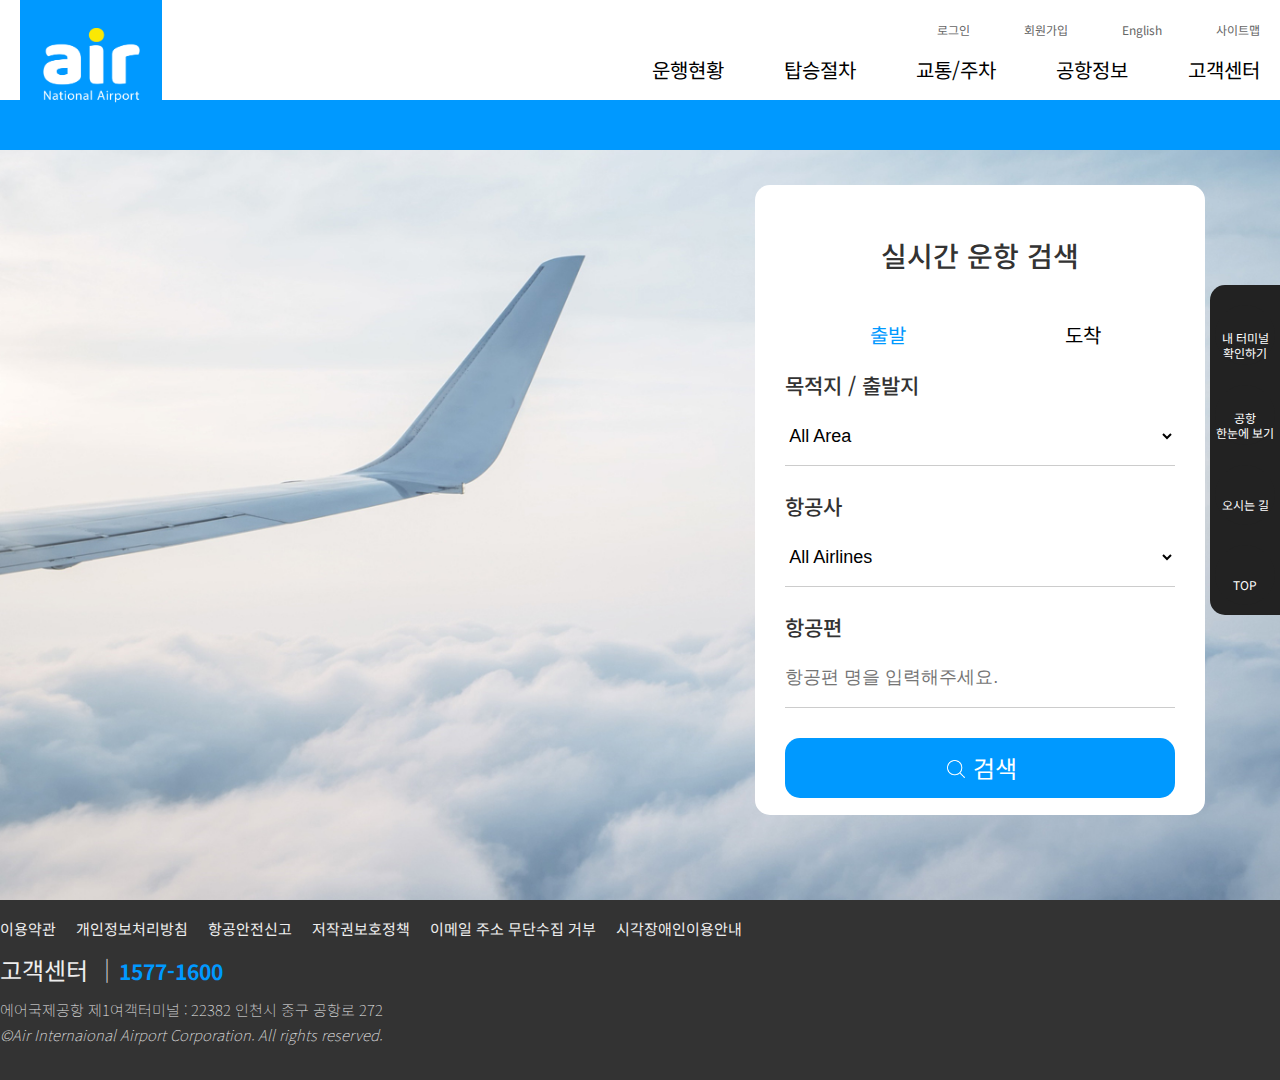
<file: index.html>
<!doctype html>
<html lang="ko">
<head>
    <meta charset="UTF-8">
    <meta http-equiv="X-UA-Compatible" content="IE=edge" />
    <meta name="viewport" content="width=device-width, initial-scale=1.0">
    <meta name="author" content="Air National Airport" />
    <meta name="apple-mobile-web-app-title" content="Air National Airport" />
    <title>Air National Airport</title>
    <meta name="description" content="Air National Airport" />
    <link href="favicon.ico" rel="shortcut icon" type="image/x-icon" />
    <link rel="stylesheet" href="https://use.fontawesome.com/releases/v5.8.1/css/all.css" integrity="sha384-50oBUHEmvpQ+1lW4y57PTFmhCaXp0ML5d60M1M7uH2+nqUivzIebhndOJK28anvf" crossorigin="anonymous">
    <link href="https://fonts.googleapis.com/css?family=Noto+Sans+KR:100,300,400,500,700,900" rel="stylesheet">
    <link rel="stylesheet" href="https://cdnjs.cloudflare.com/ajax/libs/animate.css/3.7.0/animate.min.css">
    <link rel="stylesheet" href="css/reset.css">
    <link rel="stylesheet" href="plugin/swiper-4.5.0/swiper-4.5.0/dist/css/swiper.min.css">
    <link rel="stylesheet" href="css/header-footer-index.css">
    <link rel="stylesheet" href="css/index-mobile.css">

    <script src="https://code.jquery.com/jquery-3.4.0.min.js" integrity="sha256-BJeo0qm959uMBGb65z40ejJYGSgR7REI4+CW1fNKwOg=" crossorigin="anonymous"></script>
    <script src="plugin/swiper-4.5.0/swiper-4.5.0/dist/js/swiper.min.js"></script>
    <script src="js/header-mobile.js"></script>
    <script src="js/index.js"></script>
    <script src="js/slider.js"></script>

</head>

<body>
    <div id="wrap">

        <header>
            <div class="inner-header">
                <h1 class="logo"><a href="index.html">Air National Airport</a></h1>

                <!--트리거버튼-->
                <a href="#" class="nav-bar">
                    <span class="item"></span>
                    <span class="item"></span>
                    <span class="item"></span>
                </a>

                <nav id="nav">
                    <div class="tnb">
                        <a href="index.html"><span>home</span></a>
                        <a href="#">로그인</a>
                        <a href="#">회원가입</a>
                        <a href="#">English</a>
                        <a href="#">사이트맵</a>
                    </div>
                    <div class="gnb">
                        <ul class="gnb-list">
                            <li class="menu-on"><a href="#">운행현황</a>
                                <div class="sub-menu">
                                    <ol class="clear">
                                        <li><a href="realtime-flight.html">실시간 운행현황</a></li>
                                        <li><a href="#">정기 운항 스케줄</a></li>
                                    </ol>
                                </div>
                                <!--//.sub-menu-->
                            </li>
                            <li><a href="process.html">탑승절차</a></li>
                            <li><a href="#">교통/주차</a></li>
                            <li><a href="airport-info.html">공항정보</a></li>
                            <li class="menu-on"><a href="#">고객센터</a>
                                <div class="sub-menu service">
                                    <ol class="clear">
                                        <li><a href="#">자주하는 질문</a></li>
                                        <li><a href="#">상담/문의</a></li>
                                        <li><a href="#">유실물찾기</a></li>
                                        <li><a href="#">전화번호안내</a></li>
                                    </ol>
                                </div>
                                <!--//.sub-menu-->
                            </li>
                        </ul>
                    </div>
                    <!--//.gnb-mobile-->

                    <div class="gnb-web">
                        <ul class="gnb-web-list">
                            <li class="web-menu-on"><a href="realtime-flight.html">운행현황</a>
                                <div class="web-sub-menu time-list">
                                    <ol class="clear">
                                        <li><a href="realtime-flight.html">실시간 운행현황</a></li>
                                        <li><a href="#">정기 운항 스케줄</a></li>
                                    </ol>
                                </div>
                                <!--//.sub-menu-->
                            </li>
                            <li><a href="process.html">탑승절차</a></li>
                            <li><a href="#">교통/주차</a></li>
                            <li><a href="airport-info.html">공항정보</a></li>
                            <li class="web-menu-on"><a href="#">고객센터</a>
                                <div class="web-sub-menu web-service">
                                    <ol class="clear">
                                        <li><a href="#">자주하는 질문</a></li>
                                        <li><a href="#">상담/문의</a></li>
                                        <li><a href="#">유실물찾기</a></li>
                                        <li><a href="#">전화번호안내</a></li>
                                    </ol>
                                </div>
                                <!--//.sub-menu-->
                            </li>
                        </ul>
                    </div>
                    <!--//gnb-web-->

                </nav>
                <!--//nav-->
            </div>
            <div class="header-bottom"></div>
        </header>
        <!--//header-->


        <main class="clear">
            <section class="main-slider">
                <!-- Swiper -->
                <div class="swiper-container">
                    <div class="swiper-wrapper">
                        <div class="swiper-slide">
                           <div class="title">
                            <h2>Air National Airport</h2>
                            <p>당신의 여행이 시작되는 곳</p>
                        </div>

                            <div class="slide-img img-1">
                            </div>
                        </div>
                        <div class="swiper-slide">
                           <div class="title">
                            <h2>Air National Airport</h2>
                            <p>친절한 공항, 다시 찾고 싶은 공항</p>
                        </div>

                            <div class="slide-img img-2">
                            </div>
                        </div>
                        <div class="swiper-slide">
                           <div class="title">
                            <h2>Air National Airport</h2>
                            <p>여행의 설렘을 에어국제공항과 함께</p>
                        </div>

                            <div class="slide-img img-3">
                            </div>
                        </div>
                    </div>
                    <!-- Add Pagination -->
                    <div class="swiper-pagination"></div>
                </div>
                <!--//slider-->
            </section>
            <section id="search">
                <div class="main-search">
                    <div class="main-search-inner">
                        <h2 class="main-search-title">실시간 운항 검색</h2>
                        <div class="main-search-flight">
                            <div class="flight-btn clear">
                                <a href="#" class="start select"><i class="fas fa-plane-departure"></i><span>출발</span></a>
                                <a href="#" class="arrival"><i class="fas fa-plane-arrival"></i><span>도착</span></a>
                            </div>
                            <!--//.flight-btn-->

                            <div class="flight-form">
                                <div class="child form-to">
                                    <h3>목적지 / 출발지</h3>
                                    <select>
                                        <option value="0">All Area</option>
                                        <option value="1">국내</option>
                                        <option value="2">중국</option>
                                        <option value="3">동남아</option>
                                        <option value="4">미주</option>
                                        <option value="5">유럽</option>
                                        <option value="6">대양주</option>
                                    </select>
                                </div>
                                <div class="child airline">
                                    <h3>항공사</h3>
                                    <select>
                                        <option value="0">All Airlines</option>
                                        <option value="1">대한항공</option>
                                        <option value="2">싱가포르항공</option>
                                        <option value="3">에어프랑스</option>
                                        <option value="4">아시아나항공</option>
                                        <option value="5">중국남방항공</option>
                                        <option value="6">카타르항공</option>
                                        <option value="7">터키항공</option>
                                    </select>
                                </div>
                                <div class="child airline-num">
                                    <h3>항공편</h3>
                                    <input type="text" placeholder="항공편 명을 입력해주세요.">
                                </div>
                            </div>
                            <!--//.flight-form-->

                            <div class="flight-result-btn">
                                <a href="#">검색</a>
                            </div>
                            <!--//.flight-result-btn-->

                            <div class="result-img">
                                <a href="#" class="rst-close"></a>
                            </div>

                        </div>
                        <!--//.main-search-flight-->

                    </div>
                    <!--//.main-search-inner-->
                </div>
                <!--//.main-search-->
            </section>
        </main>
        <!--//main-->


        <footer>
            <div class="inner-footer">
                <ul class="lnb clear">
                    <li><a href="#">이용약관</a></li>
                    <li><a href="#">개인정보처리방침</a></li>
                    <li><a href="#">항공안전신고</a></li>
                    <li><a href="#">저작권보호정책</a></li>
                    <li><a href="#">이메일 주소 무단수집 거부</a></li>
                    <li><a href="#">시각장애인이용안내</a></li>
                </ul>
                <div class="inner-info">
                    <p class="cs">
                        고객센터 <span>│</span><span>1577-1600</span>
                    </p>

                    <div class="info-copy">
                        <address>에어국제공항 제1여객터미널 : 22382 인천시 중구 공항로 272</address>
                        <p>&copy;Air Internaional Airport Corporation. All rights reserved.</p>
                    </div>
                </div>
           
            </div>
            <!--//.inner-footer-->
        </footer>



        <aside id="quick">
            <ul class="quick-menu-list">
                <li class="quick-menu-list-item">
                    <a href="#" class="quick-menu-list-link my-terminal">
                        <span>내 터미널<br>확인하기</span>
                    </a>
                </li>
                <li class="quick-menu-list-item">
                    <a href="#" class="quick-menu-list-link view-airport">
                        <span>공항<br>한눈에 보기</span>
                    </a>
                </li>
                <li class="quick-menu-list-item">
                    <a href="#" class="quick-menu-list-link road-map">
                        <span>오시는 길</span>
                    </a>
                </li>
                <li class="quick-menu-list-item">
                    <a href="#" class="quick-menu-list-link top">
                        <span>TOP</span>
                    </a>
                </li>
            </ul>
            <a href="#" class="quick-btn"><span>닫기</span></a>
            
        </aside>
        <!--//aside#quick-->

        <div class="modal">
            <div class="inner-modal modal-my-terminal">
                <div class="close">
                    <a href="#">닫기</a>
                </div>
                <p class="m-title">check your terminal</p>
                <form>
                    <input type="text" placeholder="항공편명을 입력하세요." class="m-input">
                    <a href="#" class="submit">확인</a>
                </form>
                <p class="desc">항공편명을 입력하시면 이용하실 터미널을 알려드립니다.</p>
            </div>

            <div class="inner-modal modal-view-airport">
                <div class="close">
                    <a href="#">닫기</a>
                </div>
                <div class="inner-modal-content"></div>
            </div>
            <div class="inner-modal modal-road-map">
                <div class="close">
                    <a href="#">닫기</a>
                </div>
                <div class="inner-modal-content"></div>
            </div>

            <div class="modal-close-bg"></div>

        </div>
        <!--.modal-->

    </div>
    <!--//#wrap-->

</body></html>






































































<!---->
</file>
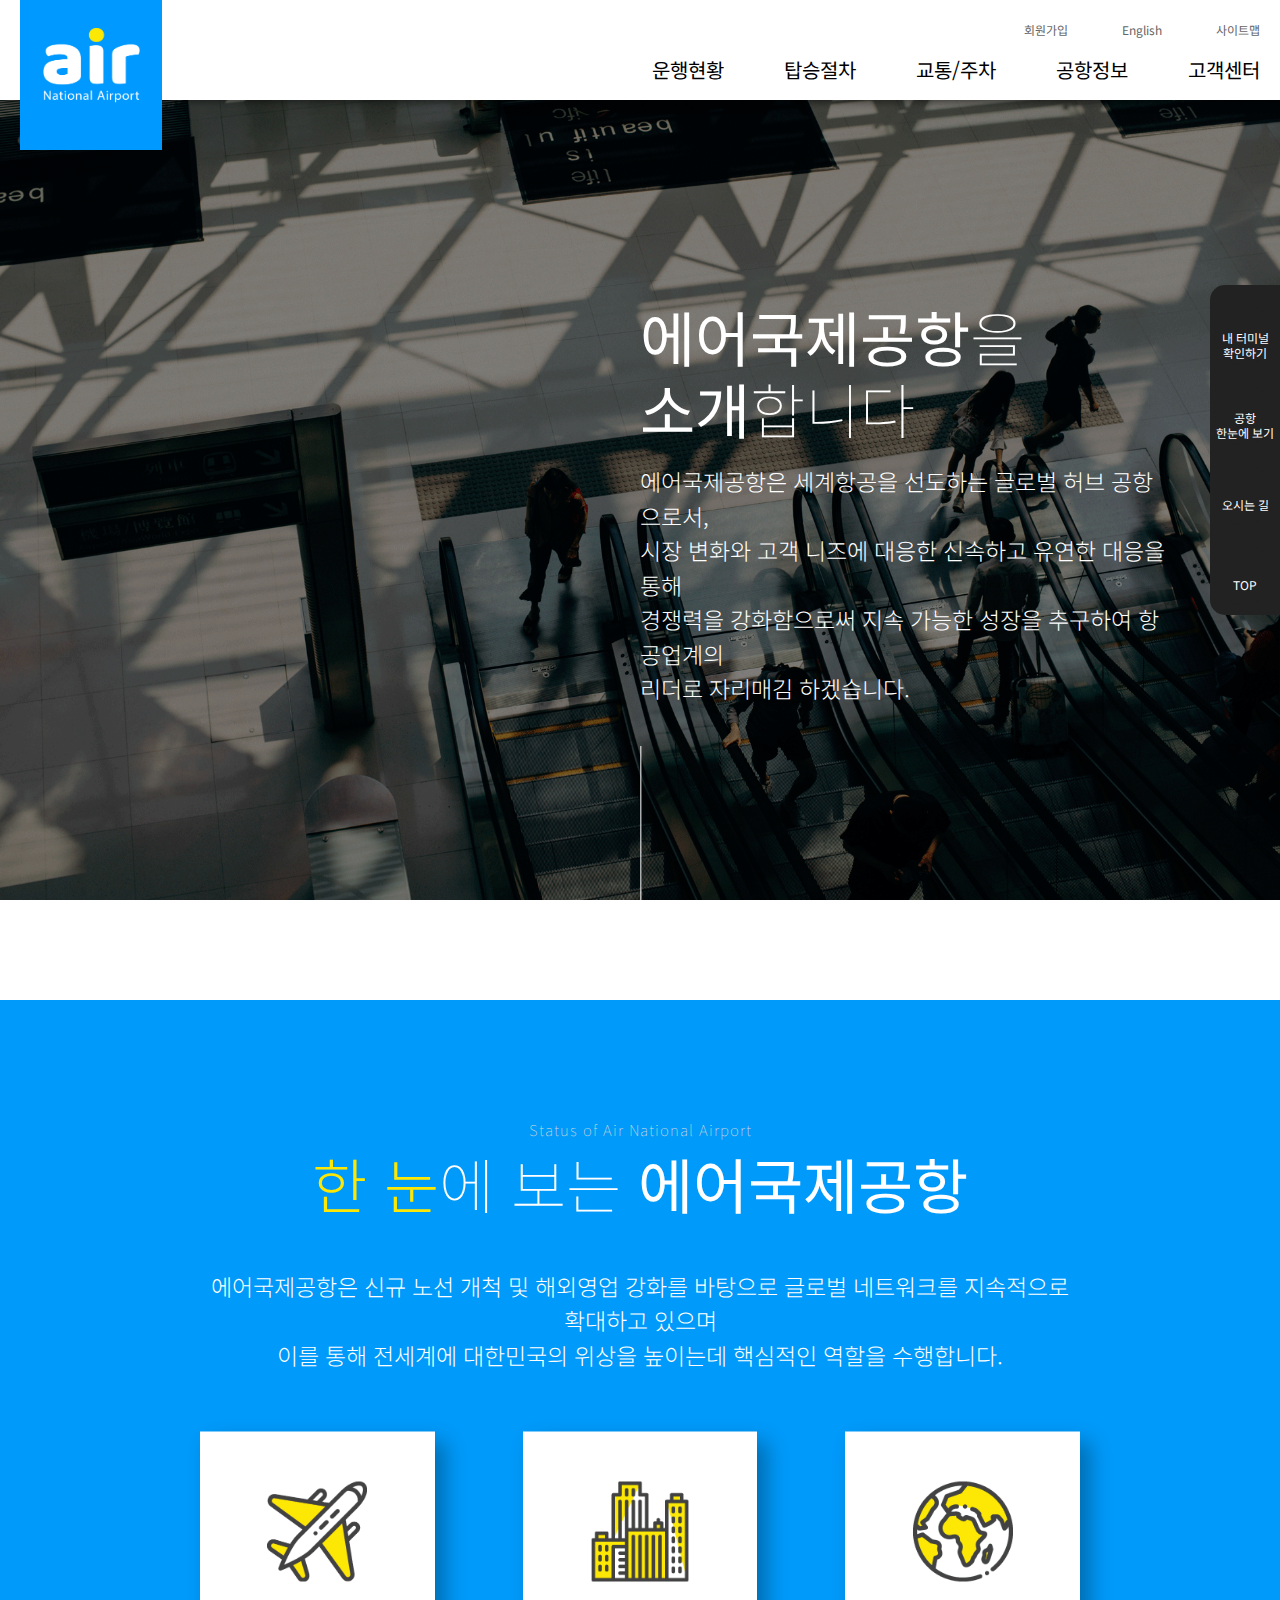
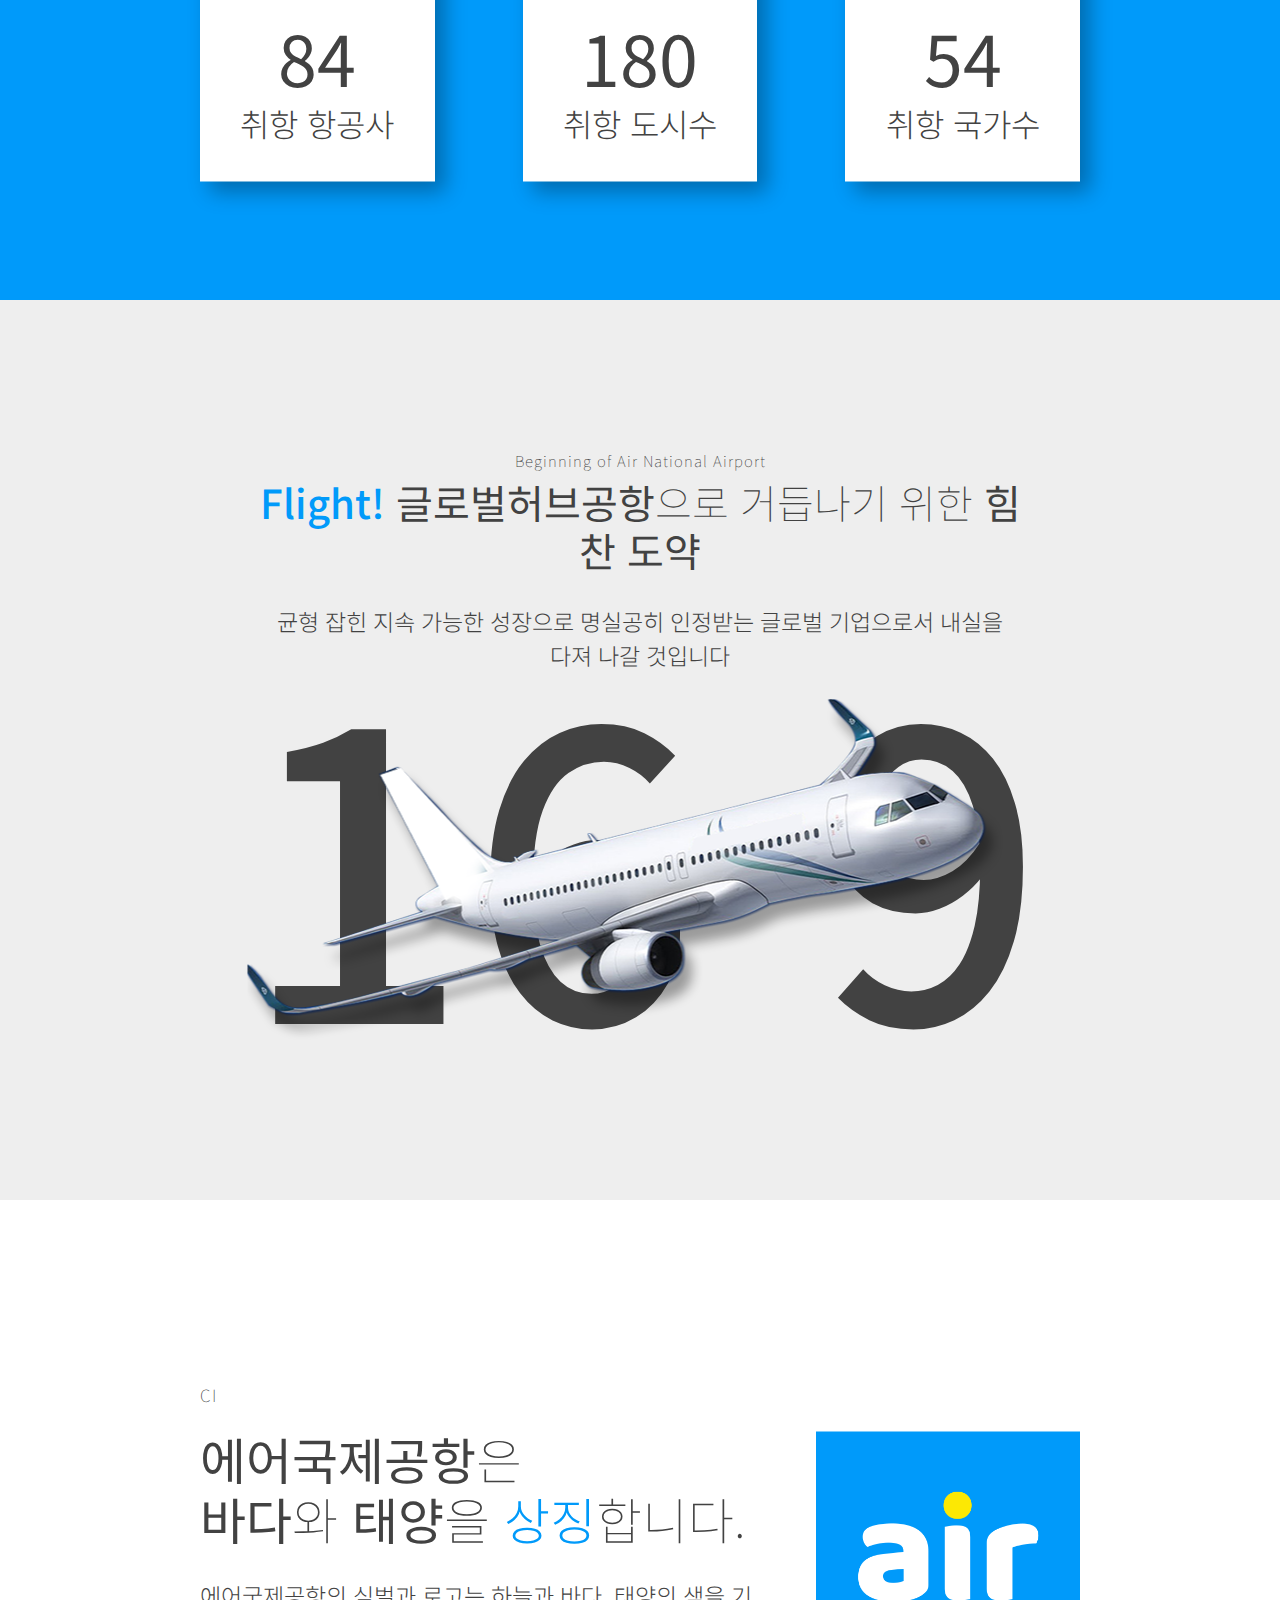
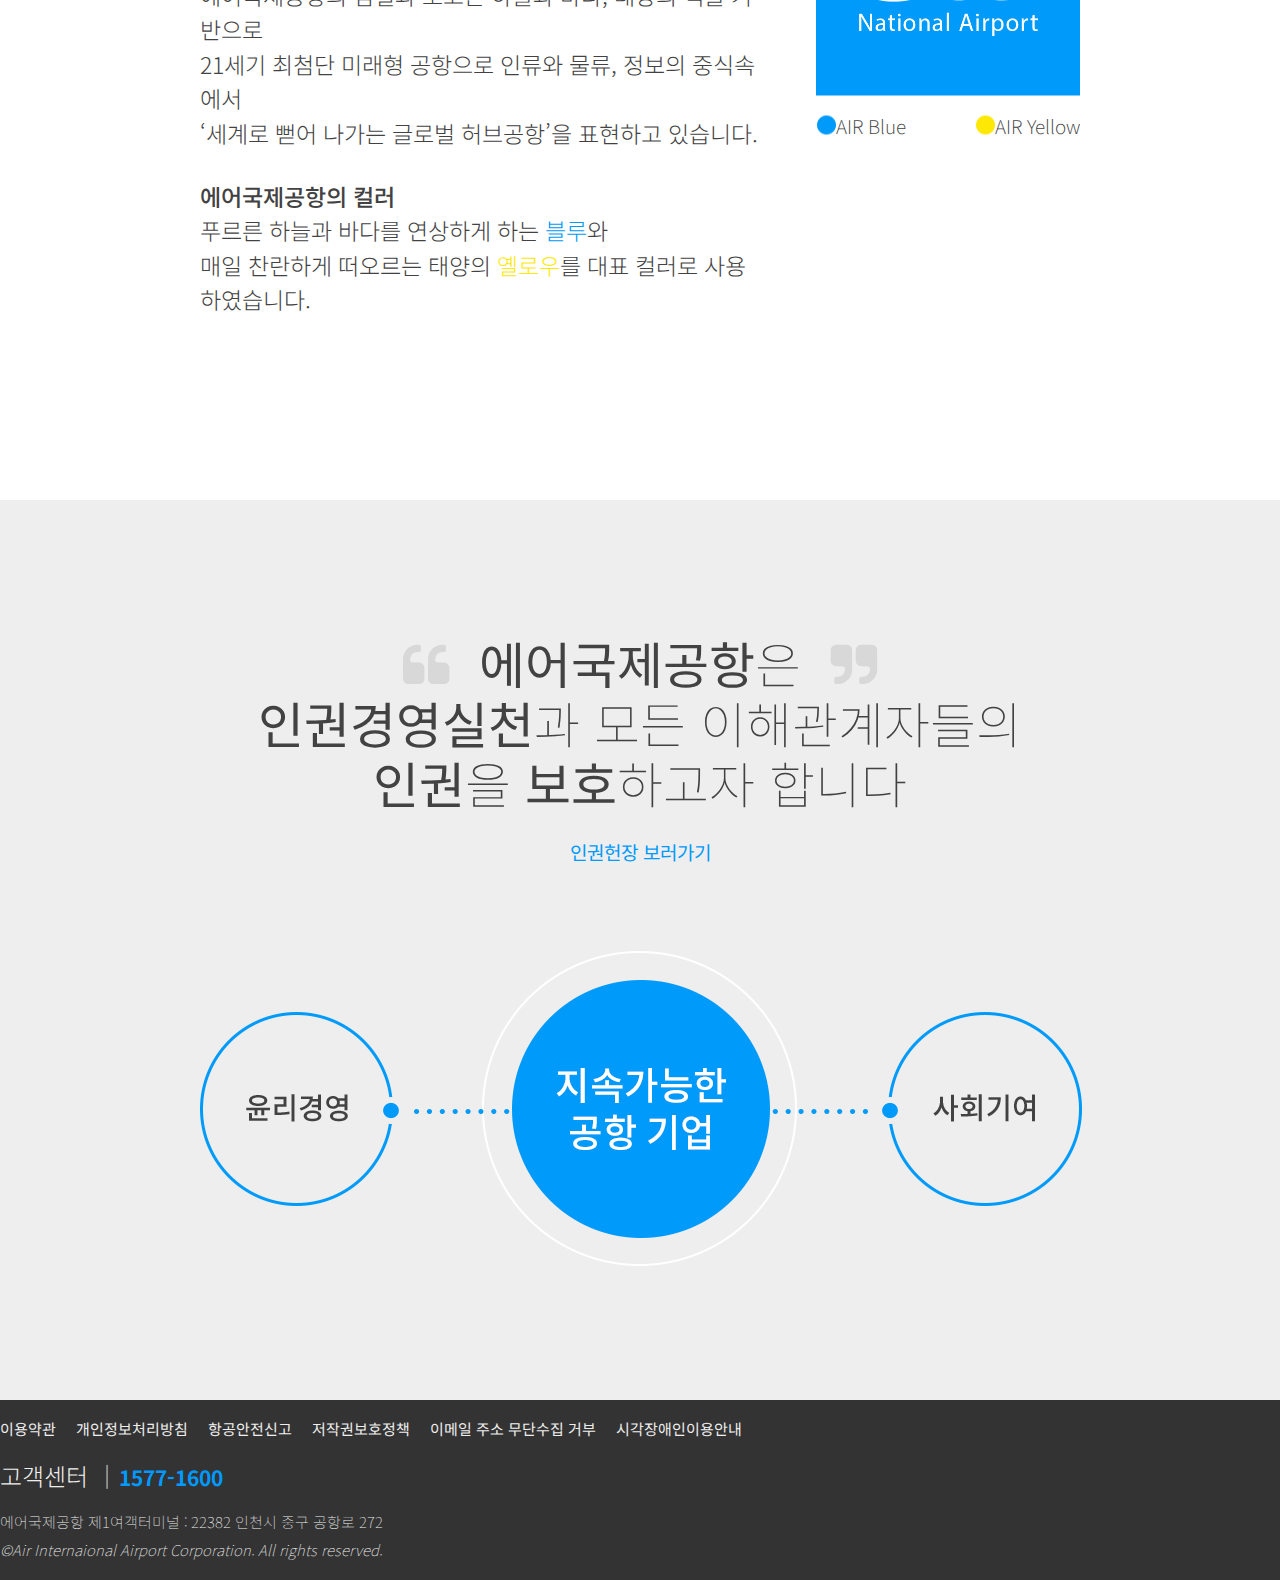
<file: airport-info.html>
<!DOCTYPE html>
<html lang="ko">

<head>
	<meta charset="UTF-8">
	<meta http-equiv="X-UA-Compatible" content="IE=edge" />
    	<meta name="viewport" content="width=device-width, initial-scale=1.0">
    	<meta name="author" content="Air National Airport" />
    	<meta name="apple-mobile-web-app-title" content="Air National Airport" />
    	<title>Air National Airport</title>
    	<meta name="description" content="Air National Airport" />
    	<link href="favicon.ico" rel="shortcut icon" type="image/x-icon" />
	<link rel="stylesheet" href="https://use.fontawesome.com/releases/v5.8.1/css/all.css" integrity="sha384-50oBUHEmvpQ+1lW4y57PTFmhCaXp0ML5d60M1M7uH2+nqUivzIebhndOJK28anvf" crossorigin="anonymous">
	<link rel="stylesheet" href="css/font-awesome.min.css">
	<link href="https://fonts.googleapis.com/css?family=Noto+Sans+KR:100,300,400,500,700,900" rel="stylesheet">
	<link rel="stylesheet" href="css/reset.css">
	<link rel="stylesheet" href="css/header-footer-index.css">
	<link rel="stylesheet" href="css/airport-info.css">

	<script src="https://code.jquery.com/jquery-3.4.0.min.js"></script>
	<script src="js/jquery-ui.min.js"></script>
	<script src="js/header-mobile.js"></script>
	<script src="js/airport-info.js"></script>
</head>

<body>
	<div id="wrap">
		<!--header-->
		<header>
            <div class="inner-header">
               <h1 class="logo"><a href="index.html">Air National Airport</a></h1>
                
                <!--트리거버튼-->
                <a href="#" class="nav-bar">
                    <span class="item"></span>
                    <span class="item"></span>
                    <span class="item"></span>
                </a>
                
                <nav id="nav">
                    <div class="tnb">
                        <a href="#">로그인</a>
                        <a href="#">회원가입</a>
                        <a href="#">English</a>
                        <a href="#">사이트맵</a>
                    </div>
                    <div class="gnb">
                        <ul class="gnb-list">
                            <li class="menu-on"><a href="#">운행현황</a>
                                <div class="sub-menu">
                                    <ol class="clear">
                                        <li><a href="realtime-flight.html">실시간 운행현황</a></li>
                                        <li><a href="#">정기 운항 스케줄</a></li>
                                    </ol>
                                </div>
                                <!--//.sub-menu-->
                            </li>
                            <li><a href="process.html">탑승절차</a></li>
                            <li><a href="#">교통/주차</a></li>
                            <li><a href="airport-info.html">공항정보</a></li>
                            <li class="menu-on"><a href="#">고객센터</a>
                                <div class="sub-menu service">
                                    <ol class="clear">
                                        <li><a href="#">자주하는 질문</a></li>
                                        <li><a href="#">상담/문의</a></li>
                                        <li><a href="#">유실물찾기</a></li>
                                        <li><a href="#">전화번호안내</a></li>
                                    </ol>
                                </div>
                                <!--//.sub-menu-->
                            </li>
                        </ul>
                    </div>
                    <!--//.gnb-mobile-->
                    
                    <div class="gnb-web">
                        <ul class="gnb-web-list">
                            <li class="web-menu-on"><a href="realtime-flight.html">운행현황</a>
                                <div class="web-sub-menu time-list">
                                    <ol class="clear">
                                        <li><a href="realtime-flight.html">실시간 운행현황</a></li>
                                        <li><a href="#">정기 운항 스케줄</a></li>
                                    </ol>
                                </div>
                                <!--//.sub-menu-->
                            </li>
                            <li><a href="process.html">탑승절차</a></li>
                            <li><a href="#">교통/주차</a></li>
                            <li><a href="airport-info.html">공항정보</a></li>
                            <li class="web-menu-on"><a href="#">고객센터</a>
                                <div class="web-sub-menu web-service">
                                    <ol class="clear">
                                        <li><a href="#">자주하는 질문</a></li>
                                        <li><a href="#">상담/문의</a></li>
                                        <li><a href="#">유실물찾기</a></li>
                                        <li><a href="#">전화번호안내</a></li>
                                    </ol>
                                </div>
                                <!--//.sub-menu-->
                            </li>
                        </ul>
                    </div><!--//gnb-web-->
                    
                </nav>
                <!--//nav--></div>
            <div class="header-bottom"></div>
        </header>
        <!--//header-->

		<!--main-->
		<main>
			<!--section intro-->
			<section id="page1" class="scroll-page">
				<div class="img-box"></div>
				<article id="intro">
					<div class="intro-tbox">
						<h2>에어국제공항<span class="thin">을</span><br>소개<span class="thin">합니다</span></h2>
						<p>
							에어국제공항은 세계항공을 선도하는 글로벌 허브 공항으로서,<br>
							시장 변화와 고객 니즈에 대응한 신속하고 유연한 대응을 통해<br>
							경쟁력을 강화함으로써 지속 가능한 성장을 추구하여 항공업계의<br>
							리더로 자리매김 하겠습니다.
						</p>
					</div>
				</article>
			</section>
			<!--section info-->
			<section id="page2" class="scroll-page">
				<article id="info">
					<div class="inner-airinfo">
						<div class="info-tbox">
							<p class="sub-title">Status of Air National Airport</p>
							<h2><span class="yellow">한 눈</span><span class="thin">에 보는</span><br> 에어국제공항</h2>
							<p>
								에어국제공항은 신규 노선 개척 및 해외영업 강화를 바탕으로 글로벌 네트워크를 지속적으로 확대하고 있으며<br>이를 통해 전세계에 대한민국의 위상을 높이는데 핵심적인 역할을 수행합니다.
							</p>
						</div>
						<div class="icon">
							<div class="ico airport">
								<span>84</span>
								<p>취항 항공사</p>
							</div>
							<div class="ico city">
								<span class="180">180</span>
								<p>취항 도시수</p>
							</div>
							<div class="ico nation">
								<span>54</span>
								<p>취항 국가수</p>
							</div>
						</div>
					</div>
				</article>
			</section>
			<!--section since-->
			<section id="page3" class="scroll-page">
				<article id="since">
					<div class="inner-since">
						<div class="inner-tbox">
                            <p class="sub-title">Beginning of Air National Airport</p>
							<h2>
								<span class="sky">Flight!</span> 글로벌허브공항<span class="thin">으로 거듭나기 위한</span> 힘찬 도약
							</h2>
                            <p>균형 잡힌 지속 가능한 성장으로 명실공히 인정받는 글로벌 기업으로서 내실을<br>다져 나갈 것입니다</p>
						</div>
						<div class="airplane-img"><img src="img/airport-info/airplane.png" alt="비행기"></div>
						<div class="year-box">
							<p class="year-left">20</p>
							<p class="year-right">19</p>
						</div>
					</div>
				</article>
			</section>
			<!--section ci-->
			<section id="page4" class="scroll-page">
				<article id="ci">
					<div class="inner-ci-left">
						<p class="sub-title">CI</p>
						<h2>
							에어국제공항<span class="thin">은</span><br>
							바다<span class="thin">와</span> 태양<span class="thin">을</span> <span class="sky">상징</span><span class="thin">합니다.</span>
						</h2>
						<p>
							 에어국제공항의 심벌과 로고는 하늘과 바다, 태양의 색을 기반으로<br>
							21세기 최첨단 미래형 공항으로 인류와 물류, 정보의 중식속에서<br>
							‘세계로 뻗어 나가는 글로벌 허브공항’을 표현하고 있습니다. <br>
						</p>
						<span class="ci-sub-title">에어국제공항의 컬러</span>
						<p>
                            푸르른 하늘과 바다를 연상하게 하는 <strong class="blue">블루</strong>와<br>
                            매일 찬란하게 떠오르는 태양의 <strong class="yellow">옐로우</strong>를 대표 컬러로 사용하였습니다.
						</p>
						<div class="ci-down">
							<a href="img/airport-info/ci/air_national_ariport_ci.ai">AI파일<i class="fas fa-download"></i></a>
							<a href="img/airport-info/ci/logo+background.png">JPG파일<i class="fas fa-download"></i></a>
						</div>
					</div>
					<div class="inner-ci-right">
						<div class="ci-image">
								<img src="img/airport-info/ci/logo+background.png" alt="에어국제공항CI">
						</div>
						<div class="ci-color">
							<p class="ci-color-b"> AIR Blue</p>
							<p class="ci-color-y"> AIR Yellow</p>
						</div>
					</div>
				</article>
			</section>
			<!--section charter-->
			<section id="page5" class="scroll-page">
					<article id="charter">
							<div class="inner-charter">
									<div class="charter-tbox">
											<h2><span class="marks"><i class="fa fa-quote-left" aria-hidden="true"></i></span>에어국제공항<span class="thin">은</span><span class="marks"><i class="fa fa-quote-right" aria-hidden="true"></i></span><br>
											인권경영실천<span class="thin">과 모든 이해관계자들의</span><br>
											인권<span class="thin">을</span> 보호<span class="thin">하고자 <br>합니다</span></h2>
											<a href="#" class="more">
													인권헌장 보러가기<img src="img/airport-info/Plusbtn.png" alt="plus image">
											</a>
									</div>
									<div class="charter-sum">
											<img src="img/airport-info/charter-image.png" alt="지속가능한공항기업, 윤리경영, 사회기여">
									</div>
							</div>
					</article>
			</section>
		</main>

		<!--footer-->
		<footer>
            <div class="inner-footer">
                <ul class="lnb clear">
                    <li><a href="#">이용약관</a></li>
                    <li><a href="#">개인정보처리방침</a></li>
                    <li><a href="#">항공안전신고</a></li>
                    <li><a href="#">저작권보호정책</a></li>
                    <li><a href="#">이메일 주소 무단수집 거부</a></li>
                    <li><a href="#">시각장애인이용안내</a></li>
                </ul>
                <div class="inner-info">
                    <p class="cs">
                        고객센터 <span>│</span><span>1577-1600</span>
                    </p>

                    <div class="info-copy">
                        <address>에어국제공항 제1여객터미널 : 22382 인천시 중구 공항로 272</address>
                        <p>&copy;Air Internaional Airport Corporation. All rights reserved.</p>
                    </div>
                </div>
           
            </div>
            <!--//.inner-footer-->
        </footer>
		
		<aside id="quick">
            <ul class="quick-menu-list">
                <li class="quick-menu-list-item">
                    <a href="#" class="quick-menu-list-link my-terminal">
                        <span>내 터미널<br>확인하기</span>
                    </a>
                </li>
                <li class="quick-menu-list-item">
                    <a href="#" class="quick-menu-list-link view-airport">
                        <span>공항<br>한눈에 보기</span>
                    </a>
                </li>
                <li class="quick-menu-list-item">
                    <a href="#" class="quick-menu-list-link road-map">
                        <span>오시는 길</span>
                    </a>
                </li>
                <li class="quick-menu-list-item">
                    <a href="#" class="quick-menu-list-link top">
                       <span>TOP</span>
                    </a>
                </li>
            </ul>
            <a href="#" class="quick-btn"><span>닫기</span></a>
        </aside><!--//aside#quick-->
        
        <div class="modal">
           <div class="inner-modal modal-my-terminal">
              <div class="close">
                  <a href="#">닫기</a>
              </div>
               <p class="m-title">check your terminal</p>
               <form>
                   <input type="text" placeholder="항공편명을 입력하세요." class="m-input">
                   <a href="#" class="submit">확인</a>
               </form>
               <p class="desc">항공편명을 입력하시면 이용하실 터미널을 알려드립니다.</p>
           </div>
           
           <div class="inner-modal modal-view-airport">
               <div class="close">
                  <a href="#">닫기</a>
              </div>
              <div class="inner-modal-content"></div>
           </div>
           <div class="inner-modal modal-road-map">
               <div class="close">
                  <a href="#">닫기</a>
              </div>
              <div class="inner-modal-content"></div>
           </div>
           
           <div class="modal-close-bg"></div>
           
        </div><!--.modal-->
	</div>

</body>

</html>
</file>
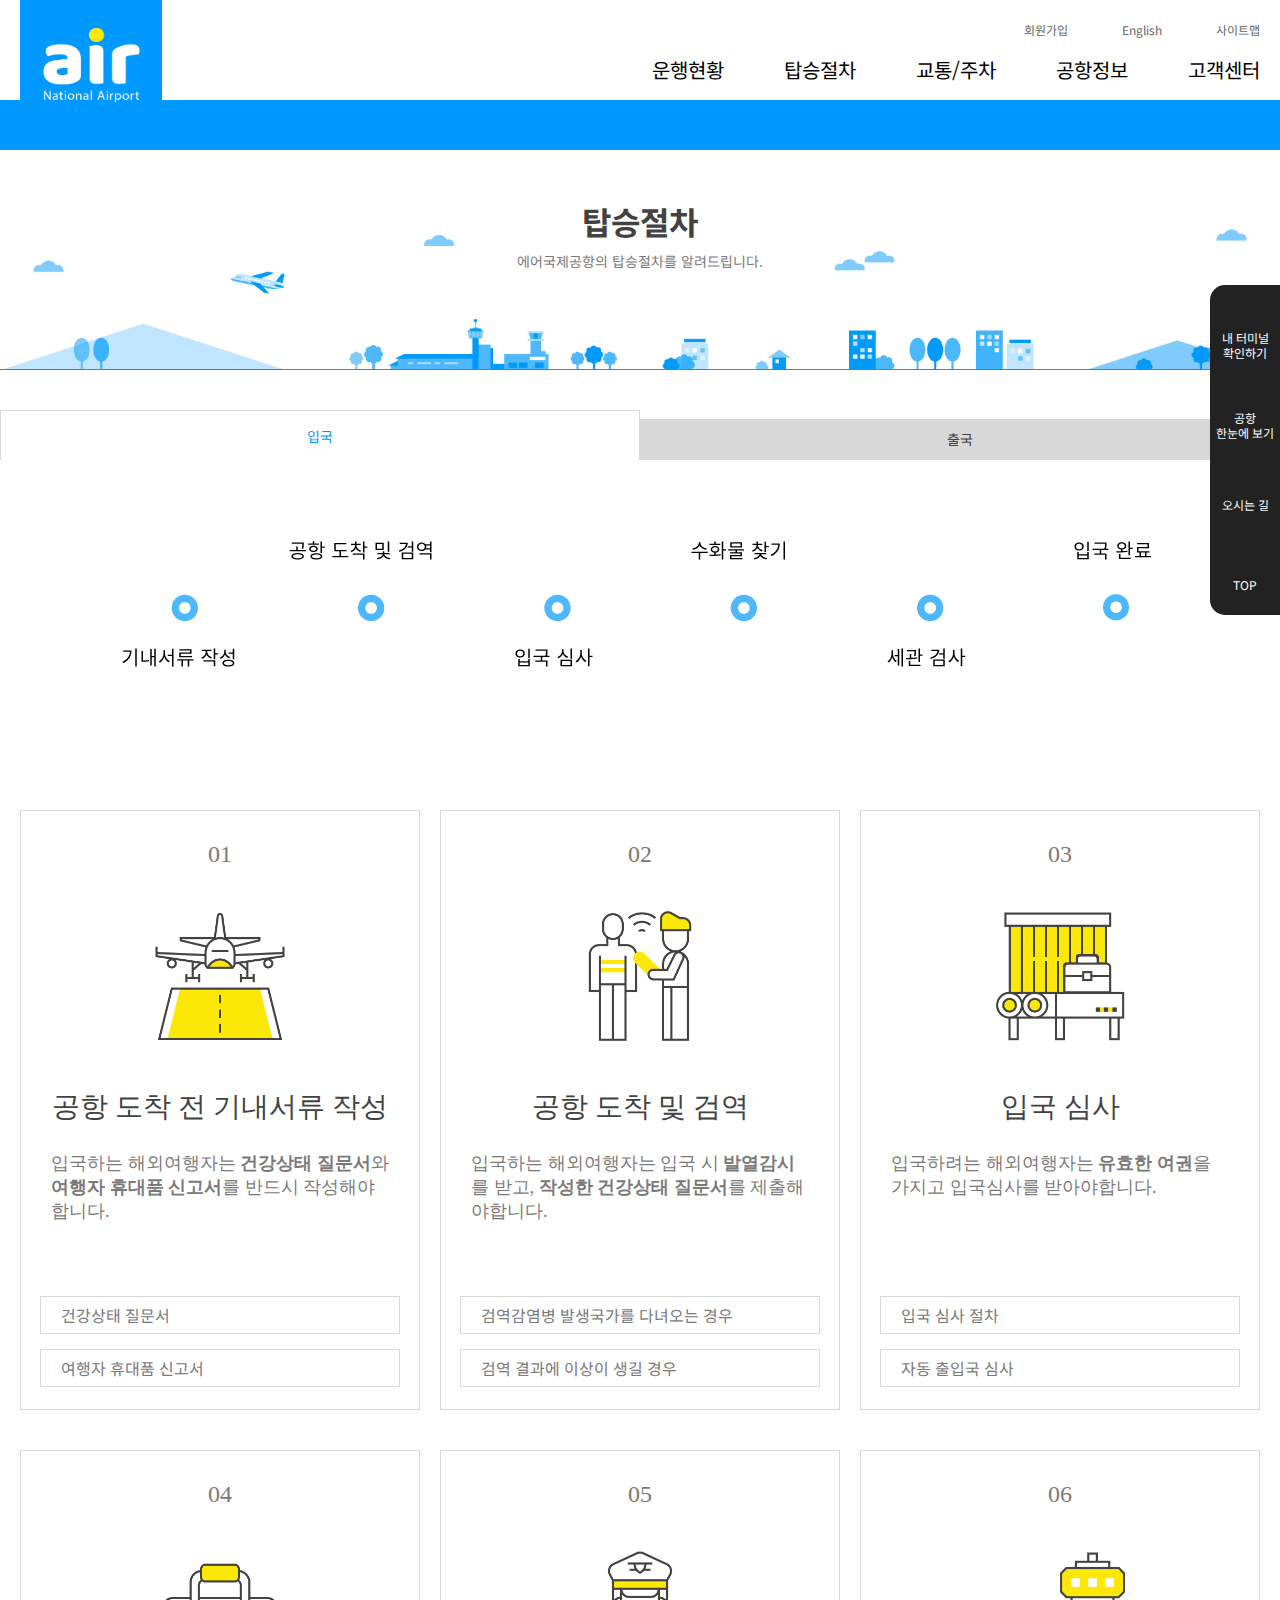
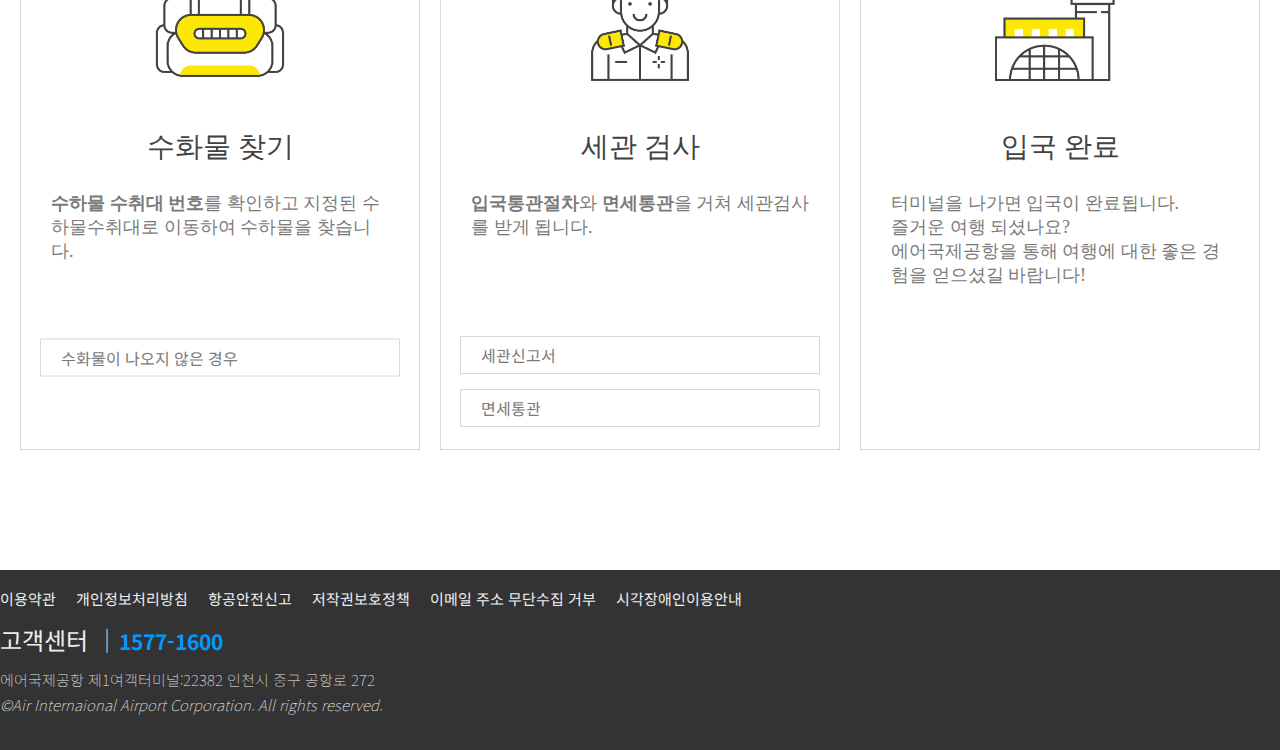
<file: process.html>
<!doctype html>
<html lang="ko">
    <head>
        <meta charset="UTF-8">
        <meta http-equiv="X-UA-Compatible" content="IE=edge" />
        <meta name="viewport" content="width=device-width, initial-scale=1.0">
        <meta name="author" content="Air National Airport" />
        <meta name="apple-mobile-web-app-title" content="Air National Airport" />
        <title>Air National Airport</title>
        <meta name="description" content="Air National Airport" />
        <link href="favicon.ico" rel="shortcut icon" type="image/x-icon" />
        <link rel="stylesheet" href="https://use.fontawesome.com/releases/v5.8.1/css/all.css" integrity="sha384-50oBUHEmvpQ+1lW4y57PTFmhCaXp0ML5d60M1M7uH2+nqUivzIebhndOJK28anvf" crossorigin="anonymous">
        <link href="https://fonts.googleapis.com/css?family=Noto+Sans+KR:100,300,400,500,700,900" rel="stylesheet">
        <link rel="stylesheet" href="css/reset.css">
        <link rel="stylesheet" href="css/header-footer-index.css">
        <link rel="stylesheet" href="css/process.css">

        <script src="https://code.jquery.com/jquery-3.4.0.min.js" integrity="sha256-BJeo0qm959uMBGb65z40ejJYGSgR7REI4+CW1fNKwOg=" crossorigin="anonymous"></script>
        <script src="js/header-mobile.js"></script>
        <script src="js/index.js"></script>
        <script src="js/process.js"></script>
</head>
    <div id="wrap">
        <header>
            <div class="inner-header">
               <h1 class="logo"><a href="index.html">Air National Airport</a></h1>
                
                <!--트리거버튼-->
                <a href="#" class="nav-bar">
                    <span class="item"></span>
                    <span class="item"></span>
                    <span class="item"></span>
                </a>
                
                <nav id="nav">
                    <div class="tnb">
                        <a href="#">로그인</a>
                        <a href="#">회원가입</a>
                        <a href="#">English</a>
                        <a href="#">사이트맵</a>
                    </div>
                    <div class="gnb">
                        <ul class="gnb-list">
                            <li class="menu-on"><a href="#">운행현황</a>
                                <div class="sub-menu">
                                    <ol class="clear">
                                        <li><a href="realtime-flight.html">실시간 운행현황</a></li>
                                        <li><a href="#">정기 운항 스케줄</a></li>
                                    </ol>
                                </div>
                                <!--//.sub-menu-->
                            </li>
                            <li><a href="process.html">탑승절차</a></li>
                            <li><a href="#">교통/주차</a></li>
                            <li><a href="airport-info.html">공항정보</a></li>
                            <li class="menu-on"><a href="#">고객센터</a>
                                <div class="sub-menu service">
                                    <ol class="clear">
                                        <li><a href="#">자주하는 질문</a></li>
                                        <li><a href="#">상담/문의</a></li>
                                        <li><a href="#">유실물찾기</a></li>
                                        <li><a href="#">전화번호안내</a></li>
                                    </ol>
                                </div>
                                <!--//.sub-menu-->
                            </li>
                        </ul>
                    </div>
                    <!--//.gnb-mobile-->
                    
                    <div class="gnb-web">
                        <ul class="gnb-web-list">
                            <li class="web-menu-on"><a href="realtime-flight.html">운행현황</a>
                                <div class="web-sub-menu time-list">
                                    <ol class="clear">
                                        <li><a href="realtime-flight.html">실시간 운행현황</a></li>
                                        <li><a href="#">정기 운항 스케줄</a></li>
                                    </ol>
                                </div>
                                <!--//.sub-menu-->
                            </li>
                            <li><a href="process.html">탑승절차</a></li>
                            <li><a href="#">교통/주차</a></li>
                            <li><a href="airport-info.html">공항정보</a></li>
                            <li class="web-menu-on"><a href="#">고객센터</a>
                                <div class="web-sub-menu web-service">
                                    <ol class="clear">
                                        <li><a href="#">자주하는 질문</a></li>
                                        <li><a href="#">상담/문의</a></li>
                                        <li><a href="#">유실물찾기</a></li>
                                        <li><a href="#">전화번호안내</a></li>
                                    </ol>
                                </div>
                                <!--//.sub-menu-->
                            </li>
                        </ul>
                    </div><!--//gnb-web-->
                    
                </nav>
                <!--//nav--></div>
            <div class="header-bottom"></div>
        </header>
        <main>
            <section class="top-content">
                <div>
                    <h2>탑승절차</h2>
                    <p>에어국제공항의 탑승절차를 알려드립니다.</p>
                </div>
            </section>
            <section class="content">
                <div class="tab">
                   <a href="#" class="tab-entran"><i class="fas fa-plane-arrival"></i>입국</a>
                   <a href="#" class="tab-depart"><i class="fas fa-plane-departure"></i>출국</a>
                </div>
                <div class="entran on">
                    <div class="route">
                        <div class="route-bg">
                            <div class="inner-bg">
                                <i class="fa fa-circle"></i>
                                <i class="fa fa-circle"></i> 
                                <i class="fa fa-circle"></i>
                                <i class="fa fa-circle"></i>
                            </div>
                            <div class="inner-bg">
                                <i class="fa fa-circle"></i>
                                <i class="fa fa-circle"></i> 
                                <i class="fa fa-circle"></i>
                                <i class="fa fa-circle"></i>
                            </div>
                            <div class="inner-bg">
                                <i class="fa fa-circle"></i>
                                <i class="fa fa-circle"></i> 
                                <i class="fa fa-circle"></i>
                                <i class="fa fa-circle"></i>
                            </div>
                            <div class="inner-bg">
                                <i class="fa fa-circle"></i>
                                <i class="fa fa-circle"></i> 
                                <i class="fa fa-circle"></i>
                                <i class="fa fa-circle"></i>
                            </div>
                            <div class="inner-bg">
                                <i class="fa fa-circle"></i>
                                <i class="fa fa-circle"></i> 
                                <i class="fa fa-circle"></i>
                                <i class="fa fa-circle"></i>
                            </div>
                        </div>
                    </div>
                    <div class="ps-list">
                        <div class="ps-content">
                            <p class="number">01</p>
                            <h3>공항 도착 전 기내서류 작성</h3>
                            <p class="text">입국하는 해외여행자는 <span>건강상태 질문서</span>와 <span>여행자 휴대품 신고서</span>를 반드시 작성해야합니다.</p>
                            <div class="more">
                                <a href="#" class="btnmore">건강상태 질문서<i class="fas fa-chevron-right"></i></a>
                                <a href="#" class="btnmore">여행자 휴대품 신고서<i class="fas fa-chevron-right"></i></a>
                            </div>
                        </div>
                        <div class="ps-content">
                            <p class="number">02</p>
                            <h3>공항 도착 및 검역</h3>
                            <p class="text">입국하는 해외여행자는 입국 시 <span>발열감시</span>를 받고, <span>작성한 건강상태 질문서</span>를 제출해야합니다.</p>
                            <div class="more">
                                <a href="#" class="btnmore">검역감염병 발생국가를 다녀오는 경우<i class="fas fa-chevron-right"></i></a>
                                <a href="#" class="btnmore">검역 결과에 이상이 생길 경우<i class="fas fa-chevron-right"></i></a>
                            </div>
                        </div>
                        <div class="ps-content">
                            <p class="number">03</p>
                            <h3>입국 심사</h3>
                            <p class="text">입국하려는 해외여행자는 <span>유효한 여권</span>을 가지고 입국심사를 받아야합니다.</p>
                            <div class="more">
                                <a href="#" class="btnmore">입국 심사 절차<i class="fas fa-chevron-right"></i></a>
                                <a href="#" class="btnmore">자동 출입국 심사<i class="fas fa-chevron-right"></i></a>
                            </div>
                        </div>
                        <div class="ps-content">
                            <p class="number">04</p>
                            <h3>수화물 찾기</h3>
                            <p class="text"><span>수하물 수취대 번호</span>를 확인하고 지정된 수하물수취대로 이동하여 수하물을 찾습니다.</p>
                            <div class="more">
                                <a href="#" class="btnmore">수화물이 나오지 않은 경우<i class="fas fa-chevron-right"></i></a>
                            </div>
                        </div>
                        <div class="ps-content">
                            <p class="number">05</p>
                            <h3>세관 검사</h3>
                            <p class="text"><span>입국통관절차</span>와 <span>면세통관</span>을 거쳐 세관검사를 받게 됩니다. </p>
                            <div class="more">
                                <a href="#" class="btnmore">세관신고서<i class="fas fa-chevron-right"></i></a>
                                <a href="#" class="btnmore">면세통관<i class="fas fa-chevron-right"></i></a>
                            </div>
                        </div>
                        <div class="ps-content">
                            <p class="number">06</p>
                            <h3>입국 완료</h3>
                            <p class="text">터미널을 나가면 입국이 완료됩니다.<br>즐거운 여행 되셨나요?<br>에어국제공항을 통해 여행에 대한 좋은 경험을 얻으셨길 바랍니다!</p>
                        </div>
                    </div>
                </div>
                <div class="depart">
                    <div class="route">
                        <div class="route-bg">
                            <div class="inner-bg">
                                <i class="fa fa-circle"></i>
                                <i class="fa fa-circle"></i> 
                                <i class="fa fa-circle"></i>
                            </div>
                            <div class="inner-bg">
                                <i class="fa fa-circle"></i>
                                <i class="fa fa-circle"></i> 
                                <i class="fa fa-circle"></i>
                            </div>
                            <div class="inner-bg">
                                <i class="fa fa-circle"></i>
                                <i class="fa fa-circle"></i> 
                                <i class="fa fa-circle"></i>
                            </div>
                            <div class="inner-bg">
                                <i class="fa fa-circle"></i>
                                <i class="fa fa-circle"></i> 
                                <i class="fa fa-circle"></i>
                            </div>
                            <div class="inner-bg">
                                <i class="fa fa-circle"></i>
                                <i class="fa fa-circle"></i> 
                                <i class="fa fa-circle"></i>
                            </div>
                            <div class="inner-bg">
                                <i class="fa fa-circle"></i>
                                <i class="fa fa-circle"></i> 
                                <i class="fa fa-circle"></i>
                            </div>
                        </div>
                    </div>
                    <div class="ps-list">
                        <div class="ps-content">
                            <p class="number">01</p>
                            <h3>공항도착</h3>
                            <p class="text">항공기 탑승을 위해 충분한 시간을 갖고 공항에 도착해주세요.</p>
                        </div>
                        <div class="ps-content">
                            <p class="number">02</p>
                            <h3>탑승수속</h3>
                            <p class="text">탑승할 비행기의 <span>탑승수속카운터</span>를 확인한 후 해당 카운터로 이동하여 탑승수속을 밟습니다.</p>
                            <div class="more">
                                <a href="#" class="btnmore">셀프체크인을 이용할 경우<i class="fas fa-chevron-right"></i></a>
                            </div>
                        </div>
                        <div class="ps-content">
                            <p class="number">03</p>
                            <h3>수하물 위탁</h3>
                            <p class="text">가시고 계신 짐은 <span>수하물 위탁 처리</span>하거나 <span>기내 반입</span>합니다.</p>
                            <div class="more">
                                <a href="#" class="btnmore">기내 반입<i class="fas fa-chevron-right"></i></a>
                                <a href="#" class="btnmore">수화물 위탁<i class="fas fa-chevron-right"></i></a>
                            </div>
                        </div>
                        <div class="ps-content">
                            <p class="number">04</p>
                            <h3>세관 / 병무 / 검역 신고</h3>
                            <p class="text"> 모든 여행자는 해당하는 <span>세관 신고</span>, <span>병무 신고</span>, <span>검역 신고</span>를 거처야합니다.</p>
                            <div class="more">
                                <a href="#" class="btnmore">세관 신고<i class="fas fa-chevron-right"></i></a>
                                <a href="#" class="btnmore">병무 신고<i class="fas fa-chevron-right"></i></a>
                                <a href="#" class="btnmore">검역 신고<i class="fas fa-chevron-right"></i></a>
                            </div>
                        </div>
                        <div class="ps-content">
                            <p class="number">05</p>
                            <h3>출국장 이동 및 보안검색</h3>
                            <p class="text">가까운 출국장으로 이동하여 <span>보안검색</span>을 받아야 합니다.</p>
                            <div class="more">
                                <a href="#" class="btnmore">보안 검색<i class="fas fa-chevron-right"></i></a>
                            </div>
                        </div>
                        <div class="ps-content">
                            <p class="number">06</p>
                            <h3>출국심사</h3>
                            <p class="text"><span>유효한 여권</span>과 해당 국가의 <span>유효한 입국사증 소지 여부</span>를 확인받아야 합니다.</p>
                            <div class="more">
                                <a href="#" class="btnmore">보안검색 절차<i class="fas fa-chevron-right"></i></a>
                            </div>
                        </div>
                        <div class="ps-content">
                            <p class="number">07</p>
                            <h3>탑승구로 이동 및 항공기 탑승</h3>
                            <p class="text">탑승권이나 운항정보모니터에 있는 <span>탑승게이트</span>로 이동하시고, 탑승 요청 시간까지 탑승구로 이동하여 탑승합니다.<br>에어국제공항과 함께 즐거운 여행 되시길 바랍니다!</p>
                        </div>
                    </div>
                </div>
            </section>
        </main>
        <footer>
            <div class="inner-footer">
               <ul class="lnb clear">
                    <li><a href="#">이용약관</a></li>
                    <li><a href="#">개인정보처리방침</a></li>
                    <li><a href="#">항공안전신고</a></li>
                    <li><a href="#">저작권보호정책</a></li>
                    <li><a href="#">이메일 주소 무단수집 거부</a></li>
                    <li><a href="#">시각장애인이용안내</a></li>
                </ul>
                <div class="inner-info">
                    <p class="cs">
                        고객센터 <span>│</span><span>1577-1600</span>
                    </p>
                    
                    <div class="info-copy">
                        <address>에어국제공항 제1여객터미널:22382 인천시 중구 공항로 272</address>
                        <p>&copy;Air Internaional Airport Corporation. All rights reserved.</p>
                    </div>
                </div>

                
            </div>
            <!--//.inner-footer-->
        </footer>  
        <aside id="quick">
            <ul class="quick-menu-list">
                <li class="quick-menu-list-item">
                    <a href="#" class="quick-menu-list-link my-terminal">
                        <span>내 터미널<br>확인하기</span>
                    </a>
                </li>
                <li class="quick-menu-list-item">
                    <a href="#" class="quick-menu-list-link view-airport">
                        <span>공항<br>한눈에 보기</span>
                    </a>
                </li>
                <li class="quick-menu-list-item">
                    <a href="#" class="quick-menu-list-link road-map">
                        <span>오시는 길</span>
                    </a>
                </li>
                <li class="quick-menu-list-item">
                    <a href="#" class="quick-menu-list-link top">
                       <span>TOP</span>
                    </a>
                </li>
            </ul>
            <a href="#" class="quick-btn"><span>닫기</span></a>
        </aside><!--//aside#quick-->
        <div class="modal">
           <div class="inner-modal modal-my-terminal">
              <div class="close">
                  <a href="#">닫기</a>
              </div>
               <p class="m-title">check your terminal</p>
               <form>
                   <input type="text" placeholder="항공편명을 입력하세요." class="m-input">
                   <a href="#" class="submit">확인</a>
               </form>
               <p class="desc">항공편명을 입력하시면 이용하실 터미널을 알려드립니다.</p>
           </div>
           
           <div class="inner-modal modal-view-airport">
               <div class="close">
                  <a href="#">닫기</a>
              </div>
              <div class="inner-modal-content"></div>
           </div>
           <div class="inner-modal modal-road-map">
               <div class="close">
                  <a href="#">닫기</a>
              </div>
              <div class="inner-modal-content"></div>
           </div>
           
           <div class="modal-close-bg"></div>
           
        </div><!--.modal-->      
    </div>
</html>
</file>
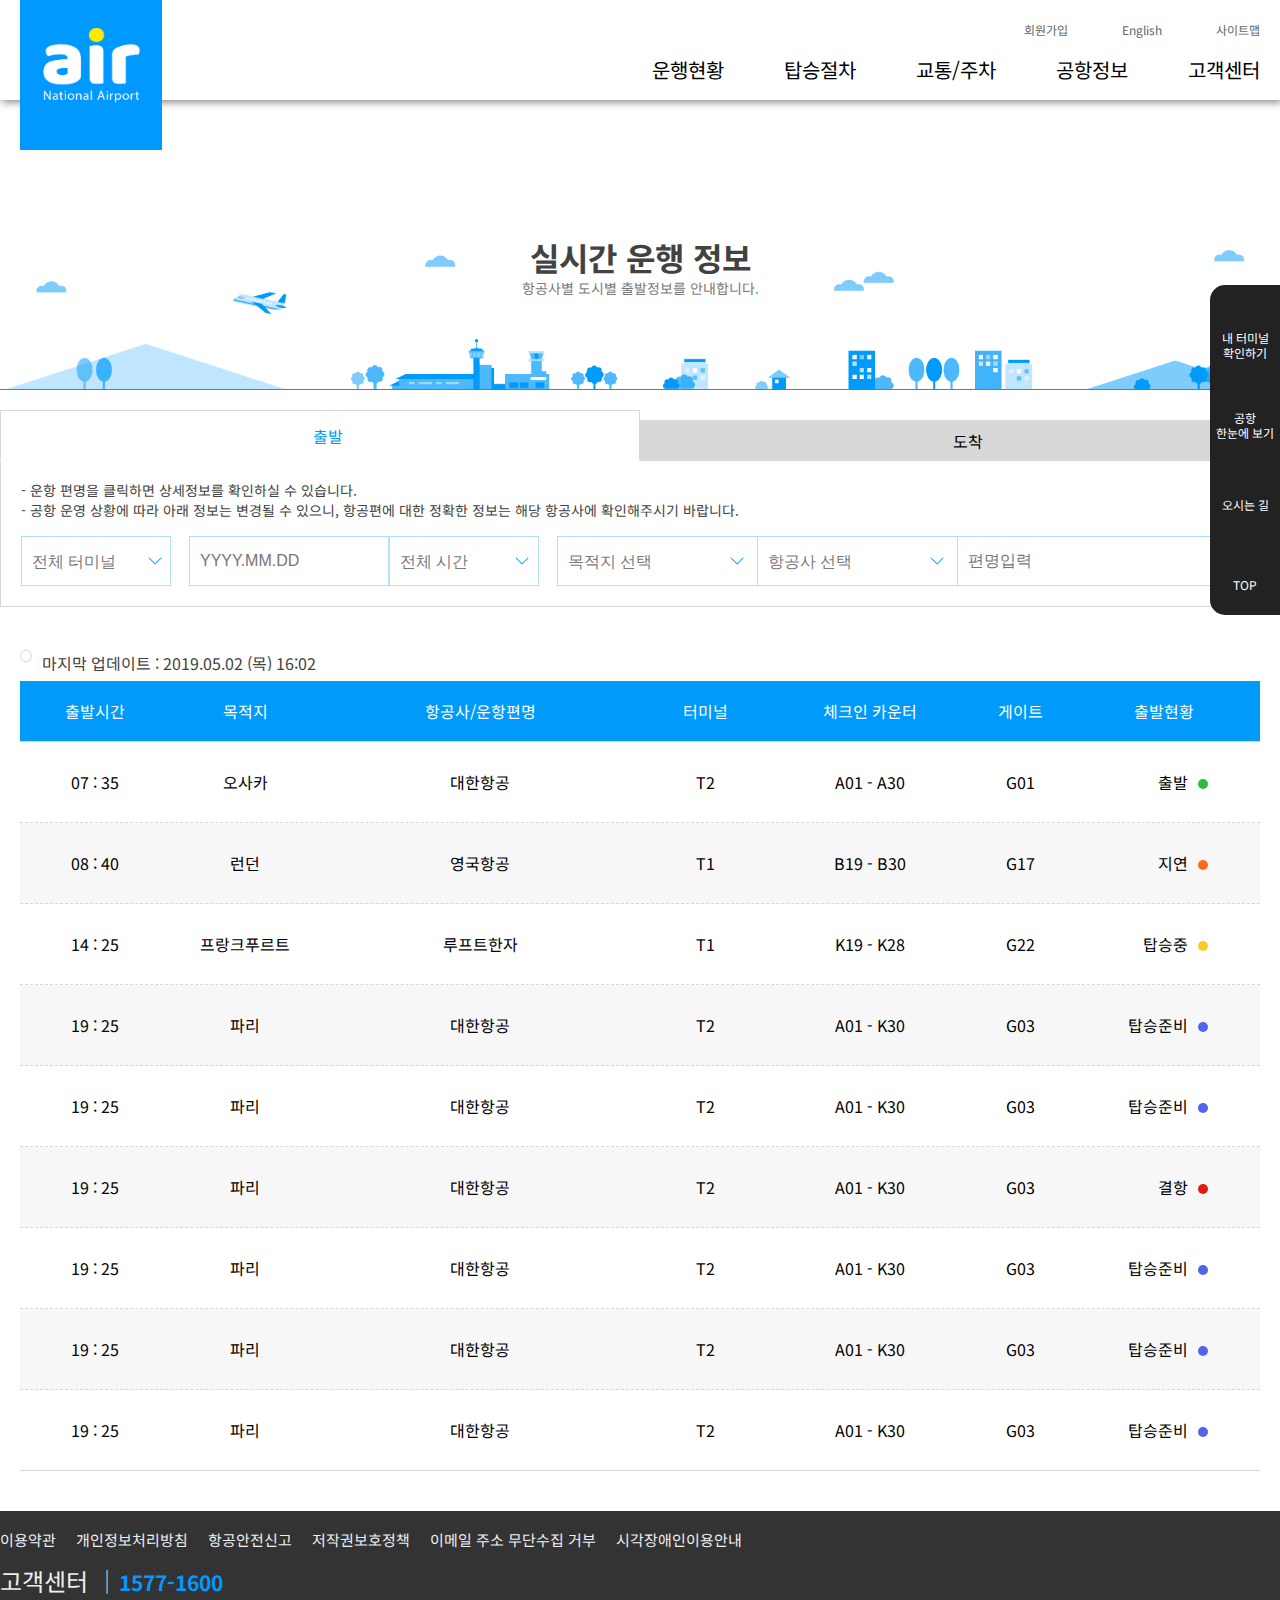
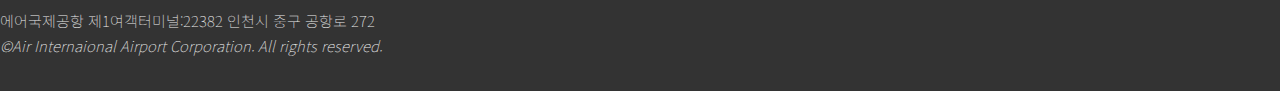
<file: realtime-flight.html>
<!doctype html>
<html lang="ko">

<head>
	<meta charset="UTF-8">
	<meta http-equiv="X-UA-Compatible" content="IE=edge" />
    	<meta name="viewport" content="width=device-width, initial-scale=1">
    	<meta name="author" content="Air National Airport" />
   	<meta name="apple-mobile-web-app-title" content="Air National Airport" />
    	<title>Air National Airport</title>
   	<meta name="description" content="Air National Airport" />
   	<link href="favicon.ico" rel="shortcut icon" type="image/x-icon" />

	<link rel="stylesheet" href="https://use.fontawesome.com/releases/v5.8.1/css/all.css" integrity="sha384-50oBUHEmvpQ+1lW4y57PTFmhCaXp0ML5d60M1M7uH2+nqUivzIebhndOJK28anvf" crossorigin="anonymous">
	<link rel="stylesheet" href="css/font-awesome.min.css">
	<link href="https://fonts.googleapis.com/css?family=Noto+Sans+KR:100,300,400,500,700,900" rel="stylesheet">
	<link rel="stylesheet" href="css/datepicker.min.css">
	<link rel="stylesheet" href="css/reset.css">
	<link rel="stylesheet" href="css/header-footer-index.css">
	<link rel="stylesheet" href="css/realtime-flight.css">

	<script src="js/jquery-3.4.0.min.js"></script>
	<script src="js/jquery-ui.min.js"></script>

	<script src="js/datepicker.min.js"></script>
	<script src="js/datepicker.en.js"></script>

	<script src="js/header-mobile.js"></script>
	<script src="js/realtime-flight.js"></script>

</head>

<body>
	<div id="wrap">
		<header>
			<div class="inner-header">
				<h1 class="logo"><a href="index.html">Air National Airport</a></h1>
				<a href="#" class="nav-bar">
					<span class="item"></span>
					<span class="item"></span>
					<span class="item"></span>
				</a>
				<nav id="nav">
					<div class="tnb">
						<a href="#">로그인</a>
						<a href="#">회원가입</a>
						<a href="#">English</a>
						<a href="#">사이트맵</a>
					</div>
					<div class="gnb">
						<ul class="gnb-list">
							<li class="menu-on"><a href="#">운행현황</a>
								<div class="sub-menu">
									<ol class="clear">
										<li><a href="realtime-flight.html">실시간 운행현황</a></li>
										<li><a href="#">정기 운항 스케줄</a></li>
									</ol>
								</div>
								<!--//.sub-menu-->
							</li>
							<li><a href="process.html">탑승절차</a></li>
							<li><a href="#">교통/주차</a></li>
							<li><a href="airport-info.html">공항정보</a></li>
							<li class="menu-on"><a href="#">고객센터</a>
								<div class="sub-menu service">
									<ol class="clear">
										<li><a href="#">자주하는 질문</a></li>
										<li><a href="#">상담/문의</a></li>
										<li><a href="#">유실물찾기</a></li>
										<li><a href="#">전화번호안내</a></li>
									</ol>
								</div>
								<!--//.sub-menu-->
							</li>
						</ul>
					</div>
					<!--//.gnb-mobile-->

					<div class="gnb-web">
						<ul class="gnb-web-list">
							<li class="web-menu-on"><a href="realtime-flight.html">운행현황</a>
								<div class="web-sub-menu time-list">
									<ol class="clear">
										<li><a href="realtime-flight.html">실시간 운행현황</a></li>
										<li><a href="#">정기 운항 스케줄</a></li>
									</ol>
								</div>
								<!--//.sub-menu-->
							</li>
							<li><a href="process.html">탑승절차</a></li>
							<li><a href="#">교통/주차</a></li>
							<li><a href="airport-info.html">공항정보</a></li>
							<li class="web-menu-on"><a href="#">고객센터</a>
								<div class="web-sub-menu web-service">
									<ol class="clear">
										<li><a href="#">자주하는 질문</a></li>
										<li><a href="#">상담/문의</a></li>
										<li><a href="#">유실물찾기</a></li>
										<li><a href="#">전화번호안내</a></li>
									</ol>
								</div>
								<!--//.sub-menu-->
							</li>
						</ul>
					</div>
					<!--//gnb-web-->
				</nav>
				<!--//nav-->
			</div>
			<div class="header-bottom"></div>
		</header>
		<!--//header-->
		<main>
			<section class="top-content">
				<div>
					<h2>실시간 운행 정보</h2>
					<p>항공사별 도시별 출발정보를 안내합니다.</p>
				</div>
			</section>
			<!--//.top-content-->
			<section class="content">
				<div class="content-tab">
					<div class="tab">
						<a href="#" class="on"><i class="fas fa-plane-departure"></i> 출발</a>
						<a href="#"><i class="fas fa-plane-arrival"></i> 도착</a>
					</div>
					<div class="outline">
						<p>
							- 운항 편명을 클릭하면 상세정보를 확인하실 수 있습니다. <br>
							- 공항 운영 상황에 따라 아래 정보는 변경될 수 있으니, 항공편에 대한 정확한 정보는 해당 항공사에 확인해주시기 바랍니다.
						</p>
						<form class="search">
							<fieldset>
								<legend>항공편검색</legend>

								<!--https://www.w3schools.com/howto/howto_custom_select.asp-->
								<label for="terminal" class="hidden-label">터미널선택</label>
								<select name="terminal" class="select-terminal" id="terminal">
									<option value="terminal00" selected>전체 터미널</option>
									<option value="terminal01">T1</option>
									<option value="terminal02">T2</option>
								</select>

								<label for="calendar" class="hidden-label">날짜선택</label>
								<input type="text" id="calendar" placeholder="YYYY.MM.DD" class="datepicker-here" data-language="ko" data-position="bottom left">
								<label for="calendar"><i class="far fa-calendar-alt"></i></label>

								<label for="time" class="hidden-label">시간선택</label>
								<select name="time" id="time" class="select-time">
									<option value="time00" selected>전체 시간</option>
									<option value="time01">09:30 이후</option>
									<option value="time01">11:30 이후</option>
									<option value="time01">13:30 이후</option>
									<option value="time01">15:30 이후</option>
									<option value="time01">17:30 이후</option>
									<option value="time01">19:30 이후</option>
									<option value="time01">21:30 이후</option>
								</select>
								<label for="destination" class="hidden-label">목적지선택</label>
								<select name="destination" id="destination" class="select-arrive">
									<option selected disabled hidden>목적지 선택</option>
									<option value="dtn01">괌</option>
									<option value="dtn01">교토</option>
									<option value="dtn01">그라나다</option>
									<option value="dtn01">런던</option>
									<option value="dtn01">뮌헨</option>
									<option value="dtn01">오사카</option>
									<option value="dtn01">파리</option>
									<option value="dtn01">프랑크푸르트</option>
									<option value="dtn01">하와이</option>
								</select>
								<label for="airline" class="hidden-label">항공사선택</label>
								<select name="airline" id="airline" class="select-airline">
									<option selected disabled hidden>항공사 선택</option>
									<option value="line01">대한항공</option>
									<option value="line03">루프트한자</option>
									<option value="line02">아시아나항공</option>
									<option value="line07">영국항공</option>
									<option value="line04">에어아시아</option>
									<option value="line06">제주항공</option>
									<option value="line05">티웨이항공</option>
									<option value="line08">캐나다항공</option>
								</select>
								<label for="flight-name" class="hidden-label">항공편검색</label>
								<input type="text" placeholder="편명입력" class="flight-name" id="flight-name">
								<a href="#" class="btn-search" title="검색버튼">
									<i class="fas fa-search"></i>
								</a>
							</fieldset>
						</form>
					</div>
					<!--//.search-->
				</div>
				<!--//.content-tab-->
				<div class="flight-list">
					<div class="update">
						<a href="JavaScript:window.location.reload()" title="새로고침"><i class="fas fa-redo-alt"></i></a>
						<p>마지막 업데이트 : 2019.05.02 (목) 16:02</p>
					</div>
					<ul class="inner-flight-list">
						<li class="list-header">
							<ul>
								<li>출발시간</li>
								<li>목적지</li>
								<li>항공사/운항편명</li>
								<li>터미널</li>
								<li>체크인 카운터</li>
								<li>게이트</li>
								<li>출발현황</li>
							</ul>
						</li>
						<!--//list-header-->
						<li class="flight-info-box">
							<a href="#" class="flight-info">
								<ul>
									<li>07 : 35</li>
									<li>오사카</li>
									<li>대한항공</li>
									<li>T2</li>
									<li>A01 - A30</li>
									<li>G01</li>
									<li class="status">출발</li>
								</ul>
							</a>
							<!--flight-detail-->
							<div class="flight-detail">
								<div class="flight-detail-box">
									<div class="inner-flight-info departure">
										<h3>출발지</h3>
										<div class="info-airline">
											<p class="airport">대한민국<br>에어국제공항</p>
											<strong class="city">서울</strong>
											<p class="weather">20/24˚C <i class="fas fa-cloud"></i></p>
										</div>
										<div class="info-detail">
											<ul>
												<li>
													<span>2019. 5. 5 (일)</span>
													<b>오전 07 : 35</b>
												</li>
												<li>
													<span>체크인</span>
													<b>K19 - K28</b>
												</li>
												<li>
													<span>터미널</span>
													<b>T1</b>
												</li>
												<li>
													<span>게이트</span>
													<b>G22</b>
												</li>
											</ul>
										</div>
									</div>
									<div class="center">
										<p>
											<span>시차</span>
											<b>7시간 00분</b>
										</p>
									</div>
									<div class="inner-flight-info arrive">
										<h3>목적지</h3>
										<div class="info-airline">
											<p class="airport">일본<br>간사이국제공항</p>
											<strong class="city">오사카</strong>
											<p class="weather">15/18˚C <i class="fas fa-cloud-sun"></i></p>
										</div>
										<div class="info-detail">
											<ul>
												<li>
													<span>2019. 5. 4 (토)</span>
													<b>오후 14 : 25</b>
												</li>
												<li>
													<span>터미널</span>
													<b>T5</b>
												</li>
											</ul>
										</div>
									</div>
								</div>
							</div>
						</li>
						<li class="flight-info-box">
							<a href="#" class="flight-info">
								<ul>
									<li>08 : 40</li>
									<li>런던</li>
									<li>영국항공</li>
									<li>T1</li>
									<li>B19 - B30</li>
									<li>G17</li>
									<li class="status">지연</li>
								</ul>
							</a>
							<!--flight-detail-->
							<div class="flight-detail">
								<div class="flight-detail-box">
									<div class="inner-flight-info departure">
										<h3>출발지</h3>
										<div class="info-airline">
											<p class="airport">대한민국<br>에어국제공항</p>
											<strong class="city">서울</strong>
											<p class="weather">20/24˚C <i class="fas fa-cloud"></i></p>
										</div>
										<div class="info-detail">
											<ul>
												<li>
													<span>2019. 5. 5 (일)</span>
													<b>오전 08 : 40</b>
												</li>
												<li>
													<span>체크인</span>
													<b>G19 - G25</b>
												</li>
												<li>
													<span>터미널</span>
													<b>T1</b>
												</li>
												<li>
													<span>게이트</span>
													<b>G07</b>
												</li>
											</ul>
										</div>
									</div>
									<div class="center">
										<p>
											<span>시차</span>
											<b>8시간 00분</b>
										</p>
									</div>
									<div class="inner-flight-info arrive">
										<h3>목적지</h3>
										<div class="info-airline">
											<p class="airport">영국<br>히드로국제공항</p>
											<strong class="city">런던</strong>
											<p class="weather">15/18˚C <i class="fas fa-cloud-sun"></i></p>
										</div>
										<div class="info-detail">
											<ul>
												<li>
													<span>2019. 5. 4 (토)</span>
													<b>오전 12 : 40</b>
												</li>
												<li>
													<span>터미널</span>
													<b>T5</b>
												</li>
											</ul>
										</div>
									</div>
								</div>
							</div>
						</li>
						<li class="flight-info-box">
							<a href="#" class="flight-info">
								<ul>
									<li>14 : 25</li>
									<li>프랑크푸르트</li>
									<li>루프트한자</li>
									<li>T1</li>
									<li>K19 - K28</li>
									<li>G22</li>
									<li class="status">탑승중</li>
								</ul>
							</a>
							<!--flight-detail-->
							<div class="flight-detail">
								<div class="flight-detail-box">
									<div class="inner-flight-info departure">
										<h3>출발지</h3>
										<div class="info-airline">
											<p class="airport">대한민국<br>에어국제공항</p>
											<strong class="city">서울</strong>
											<p class="weather">20/24˚C <i class="fas fa-cloud"></i></p>
										</div>
										<div class="info-detail">
											<ul>
												<li>
													<span>2019. 5. 5 (일)</span>
													<b>오후 14 : 25</b>
												</li>
												<li>
													<span>체크인</span>
													<b>K19 - K28</b>
												</li>
												<li>
													<span>터미널</span>
													<b>T1</b>
												</li>
												<li>
													<span>게이트</span>
													<b>G22</b>
												</li>
											</ul>
										</div>
									</div>
									<div class="center">
										<p>
											<span>시차</span>
											<b>4시간 00분</b>
										</p>
									</div>
									<div class="inner-flight-info arrive">
										<h3>목적지</h3>
										<div class="info-airline">
											<p class="airport">독일<br>국제공항</p>
											<strong class="city">프랑크푸르트</strong>
											<p class="weather">15/18˚C <i class="fas fa-cloud-sun"></i></p>
										</div>
										<div class="info-detail">
											<ul>
												<li>
													<span>2019. 5. 4 (토)</span>
													<b>오후 14 : 25</b>
												</li>
												<li>
													<span>터미널</span>
													<b>T5</b>
												</li>
											</ul>
										</div>
									</div>
								</div>
							</div>
						</li>
						<li class="flight-info-box">
							<a href="#" class="flight-info">
								<ul>
									<li>19 : 25</li>
									<li>파리</li>
									<li>대한항공</li>
									<li>T2</li>
									<li>A01 - K30</li>
									<li>G03</li>
									<li class="status">탑승준비</li>
								</ul>
							</a>
							<!--flight-detail-->
							<div class="flight-detail">
								<div class="flight-detail-box">
									<div class="inner-flight-info departure">
										<h3>출발지</h3>
										<div class="info-airline">
											<p class="airport">대한민국<br>에어국제공항</p>
											<strong class="city">서울</strong>
											<p class="weather">20/24˚C <i class="fas fa-cloud"></i></p>
										</div>
										<div class="info-detail">
											<ul>
												<li>
													<span>2019. 5. 5 (일)</span>
													<b>오후 14 : 25</b>
												</li>
												<li>
													<span>체크인</span>
													<b>K19 - K28</b>
												</li>
												<li>
													<span>터미널</span>
													<b>T1</b>
												</li>
												<li>
													<span>게이트</span>
													<b>G22</b>
												</li>
											</ul>
										</div>
									</div>
									<div class="center">
										<p>
											<span>시차</span>
											<b>7시간 00분</b>
										</p>
									</div>
									<div class="inner-flight-info arrive">
										<h3>목적지</h3>
										<div class="info-airline">
											<p class="airport">일본<br>간사이국제공항</p>
											<strong class="city">오사카</strong>
											<p class="weather">15/18˚C <i class="fas fa-cloud-sun"></i></p>
										</div>
										<div class="info-detail">
											<ul>
												<li>
													<span>2019. 5. 4 (토)</span>
													<b>오후 14 : 25</b>
												</li>
												<li>
													<span>터미널</span>
													<b>T5</b>
												</li>
											</ul>
										</div>
									</div>
								</div>
							</div>
						</li>
						<li class="flight-info-box">
							<a href="#" class="flight-info">
								<ul>
									<li>19 : 25</li>
									<li>파리</li>
									<li>대한항공</li>
									<li>T2</li>
									<li>A01 - K30</li>
									<li>G03</li>
									<li class="status">탑승준비</li>
								</ul>
							</a>
							<!--flight-detail-->
							<div class="flight-detail">
								<div class="flight-detail-box">
									<div class="inner-flight-info departure">
										<h3>출발지</h3>
										<div class="info-airline">
											<p class="airport">대한민국<br>에어국제공항</p>
											<strong class="city">서울</strong>
											<p class="weather">20/24˚C <i class="fas fa-cloud"></i></p>
										</div>
										<div class="info-detail">
											<ul>
												<li>
													<span>2019. 5. 5 (일)</span>
													<b>오후 14 : 25</b>
												</li>
												<li>
													<span>체크인</span>
													<b>K19 - K28</b>
												</li>
												<li>
													<span>터미널</span>
													<b>T1</b>
												</li>
												<li>
													<span>게이트</span>
													<b>G22</b>
												</li>
											</ul>
										</div>
									</div>
									<div class="center">
										<p>
											<span>시차</span>
											<b>7시간 00분</b>
										</p>
									</div>
									<div class="inner-flight-info arrive">
										<h3>목적지</h3>
										<div class="info-airline">
											<p class="airport">일본<br>간사이국제공항</p>
											<strong class="city">오사카</strong>
											<p class="weather">15/18˚C <i class="fas fa-cloud-sun"></i></p>
										</div>
										<div class="info-detail">
											<ul>
												<li>
													<span>2019. 5. 4 (토)</span>
													<b>오후 14 : 25</b>
												</li>
												<li>
													<span>터미널</span>
													<b>T5</b>
												</li>
											</ul>
										</div>
									</div>
								</div>
							</div>
						</li>
						<li class="flight-info-box">
							<a href="#" class="flight-info">
								<ul>
									<li>19 : 25</li>
									<li>파리</li>
									<li>대한항공</li>
									<li>T2</li>
									<li>A01 - K30</li>
									<li>G03</li>
									<li class="status">결항</li>
								</ul>
							</a>
							<!--flight-detail-->
							<div class="flight-detail">
								<div class="flight-detail-box">
									<div class="inner-flight-info departure">
										<h3>출발지</h3>
										<div class="info-airline">
											<p class="airport">대한민국<br>에어국제공항</p>
											<strong class="city">서울</strong>
											<p class="weather">20/24˚C <i class="fas fa-cloud"></i></p>
										</div>
										<div class="info-detail">
											<ul>
												<li>
													<span>2019. 5. 5 (일)</span>
													<b>오후 14 : 25</b>
												</li>
												<li>
													<span>체크인</span>
													<b>K19 - K28</b>
												</li>
												<li>
													<span>터미널</span>
													<b>T1</b>
												</li>
												<li>
													<span>게이트</span>
													<b>G22</b>
												</li>
											</ul>
										</div>
									</div>
									<div class="center">
										<p>
											<span>시차</span>
											<b>7시간 00분</b>
										</p>
									</div>
									<div class="inner-flight-info arrive">
										<h3>목적지</h3>
										<div class="info-airline">
											<p class="airport">일본<br>간사이국제공항</p>
											<strong class="city">오사카</strong>
											<p class="weather">15/18˚C <i class="fas fa-cloud-sun"></i></p>
										</div>
										<div class="info-detail">
											<ul>
												<li>
													<span>2019. 5. 4 (토)</span>
													<b>오후 14 : 25</b>
												</li>
												<li>
													<span>터미널</span>
													<b>T5</b>
												</li>
											</ul>
										</div>
									</div>
								</div>
							</div>
						</li>
						<li class="flight-info-box">
							<a href="#" class="flight-info">
								<ul>
									<li>19 : 25</li>
									<li>파리</li>
									<li>대한항공</li>
									<li>T2</li>
									<li>A01 - K30</li>
									<li>G03</li>
									<li class="status">탑승준비</li>
								</ul>
							</a>
							<!--flight-detail-->
							<div class="flight-detail">
								<div class="flight-detail-box">
									<div class="inner-flight-info departure">
										<h3>출발지</h3>
										<div class="info-airline">
											<p class="airport">대한민국<br>에어국제공항</p>
											<strong class="city">서울</strong>
											<p class="weather">20/24˚C <i class="fas fa-cloud"></i></p>
										</div>
										<div class="info-detail">
											<ul>
												<li>
													<span>2019. 5. 5 (일)</span>
													<b>오후 14 : 25</b>
												</li>
												<li>
													<span>체크인</span>
													<b>K19 - K28</b>
												</li>
												<li>
													<span>터미널</span>
													<b>T1</b>
												</li>
												<li>
													<span>게이트</span>
													<b>G22</b>
												</li>
											</ul>
										</div>
									</div>
									<div class="center">
										<p>
											<span>시차</span>
											<b>7시간 00분</b>
										</p>
									</div>
									<div class="inner-flight-info arrive">
										<h3>목적지</h3>
										<div class="info-airline">
											<p class="airport">일본<br>간사이국제공항</p>
											<strong class="city">오사카</strong>
											<p class="weather">15/18˚C <i class="fas fa-cloud-sun"></i></p>
										</div>
										<div class="info-detail">
											<ul>
												<li>
													<span>2019. 5. 4 (토)</span>
													<b>오후 14 : 25</b>
												</li>
												<li>
													<span>터미널</span>
													<b>T5</b>
												</li>
											</ul>
										</div>
									</div>
								</div>
							</div>
						</li>
						<li class="flight-info-box">
							<a href="#" class="flight-info">
								<ul>
									<li>19 : 25</li>
									<li>파리</li>
									<li>대한항공</li>
									<li>T2</li>
									<li>A01 - K30</li>
									<li>G03</li>
									<li class="status">탑승준비</li>
								</ul>
							</a>
							<!--flight-detail-->
							<div class="flight-detail">
								<div class="flight-detail-box">
									<div class="inner-flight-info departure">
										<h3>출발지</h3>
										<div class="info-airline">
											<p class="airport">대한민국<br>에어국제공항</p>
											<strong class="city">서울</strong>
											<p class="weather">20/24˚C <i class="fas fa-cloud"></i></p>
										</div>
										<div class="info-detail">
											<ul>
												<li>
													<span>2019. 5. 5 (일)</span>
													<b>오후 14 : 25</b>
												</li>
												<li>
													<span>체크인</span>
													<b>K19 - K28</b>
												</li>
												<li>
													<span>터미널</span>
													<b>T1</b>
												</li>
												<li>
													<span>게이트</span>
													<b>G22</b>
												</li>
											</ul>
										</div>
									</div>
									<div class="center">
										<p>
											<span>시차</span>
											<b>7시간 00분</b>
										</p>
									</div>
									<div class="inner-flight-info arrive">
										<h3>목적지</h3>
										<div class="info-airline">
											<p class="airport">일본<br>간사이국제공항</p>
											<strong class="city">오사카</strong>
											<p class="weather">15/18˚C <i class="fas fa-cloud-sun"></i></p>
										</div>
										<div class="info-detail">
											<ul>
												<li>
													<span>2019. 5. 4 (토)</span>
													<b>오후 14 : 25</b>
												</li>
												<li>
													<span>터미널</span>
													<b>T5</b>
												</li>
											</ul>
										</div>
									</div>
								</div>
							</div>
						</li>
						<li class="flight-info-box">
							<a href="#" class="flight-info">
								<ul>
									<li>19 : 25</li>
									<li>파리</li>
									<li>대한항공</li>
									<li>T2</li>
									<li>A01 - K30</li>
									<li>G03</li>
									<li class="status">탑승준비</li>
								</ul>
							</a>
							<!--flight-detail-->
							<div class="flight-detail">
								<div class="flight-detail-box">
									<div class="inner-flight-info departure">
										<h3>출발지</h3>
										<div class="info-airline">
											<p class="airport">대한민국<br>에어국제공항</p>
											<strong class="city">서울</strong>
											<p class="weather">20/24˚C <i class="fas fa-cloud"></i></p>
										</div>
										<div class="info-detail">
											<ul>
												<li>
													<span>2019. 5. 5 (일)</span>
													<b>오후 14 : 25</b>
												</li>
												<li>
													<span>체크인</span>
													<b>K19 - K28</b>
												</li>
												<li>
													<span>터미널</span>
													<b>T1</b>
												</li>
												<li>
													<span>게이트</span>
													<b>G22</b>
												</li>
											</ul>
										</div>
									</div>
									<div class="center">
										<p>
											<span>시차</span>
											<b>7시간 00분</b>
										</p>
									</div>
									<div class="inner-flight-info arrive">
										<h3>목적지</h3>
										<div class="info-airline">
											<p class="airport">일본<br>간사이국제공항</p>
											<strong class="city">오사카</strong>
											<p class="weather">15/18˚C <i class="fas fa-cloud-sun"></i></p>
										</div>
										<div class="info-detail">
											<ul>
												<li>
													<span>2019. 5. 4 (토)</span>
													<b>오후 14 : 25</b>
												</li>
												<li>
													<span>터미널</span>
													<b>T5</b>
												</li>
											</ul>
										</div>
									</div>
								</div>
							</div>
						</li>
					</ul>
					<!--//.inner-flight-list-->
					<a href="#" class="btn-more"><i class="fa fa-plus-square-o" aria-hidden="true"></i> more</a>
				</div>
				<!--//.flight-list-->
			</section>
			<!--//.content-->
		</main>
		<!--//main-->
		<footer>
			<div class="inner-footer">
				<ul class="lnb clear">
					<li><a href="#">이용약관</a></li>
					<li><a href="#">개인정보처리방침</a></li>
					<li><a href="#">항공안전신고</a></li>
					<li><a href="#">저작권보호정책</a></li>
					<li><a href="#">이메일 주소 무단수집 거부</a></li>
					<li><a href="#">시각장애인이용안내</a></li>
				</ul>
				<div class="inner-info">
					<p class="cs">
						고객센터 <span>│</span><span>1577-1600</span>
					</p>

					<div class="info-copy">
						<address>에어국제공항 제1여객터미널:22382 인천시 중구 공항로 272</address>
						<p>&copy;Air Internaional Airport Corporation. All rights reserved.</p>
					</div>
				</div>
			</div>
			<!--//.inner-footer-->
		</footer>

		<aside id="quick">
			<ul class="quick-menu-list">
				<li class="quick-menu-list-item">
					<a href="#" class="quick-menu-list-link my-terminal">
						<span>내 터미널<br>확인하기</span>
					</a>
				</li>
				<li class="quick-menu-list-item">
					<a href="#" class="quick-menu-list-link view-airport">
						<span>공항<br>한눈에 보기</span>
					</a>
				</li>
				<li class="quick-menu-list-item">
					<a href="#" class="quick-menu-list-link road-map">
						<span>오시는 길</span>
					</a>
				</li>
				<li class="quick-menu-list-item">
					<a href="#" class="quick-menu-list-link top">
						<span>TOP</span>
					</a>
				</li>
			</ul>
			<a href="#" class="quick-btn"><span>닫기</span></a>
		</aside>
		<!--//aside#quick-->

		<div class="modal">
			<div class="inner-modal modal-my-terminal">
				<div class="close">
					<a href="#">닫기</a>
				</div>
				<p class="m-title">check your terminal</p>
				<form>
					<label for="m-flight-name" class="hidden-label">항공편검색</label>
					<input type="text" placeholder="항공편명을 입력하세요." class="m-input" id="m-flight-name">
					<a href="#" class="submit">확인</a>
				</form>
				<p class="desc">항공편명을 입력하시면 이용하실 터미널을 알려드립니다.</p>
			</div>

			<div class="inner-modal modal-view-airport">
				<div class="close">
					<a href="#">닫기</a>
				</div>
				<div class="inner-modal-content"></div>
			</div>
			<div class="inner-modal modal-road-map">
				<div class="close">
					<a href="#">닫기</a>
				</div>
				<div class="inner-modal-content"></div>
			</div>

			<div class="modal-close-bg"></div>

		</div>
		<!--.modal-->
	</div>
	<!--//#wrap-->
</body>

</html>
</file>
<file: css/header-footer-index.css>
@charset "utf-8";

/*header-footer css*/

header {
    position: fixed;
    width: 100%;
    height: 50px;
    z-index: 4000;
}

.inner-header {
    position: relative;
    width: 100%;
    height: 100%;
    background-color: #0099ff;
    box-shadow: 2px 2px 8px rgba(0, 0, 0, 0.2);
}

.logo {
    position: absolute;
    top: 0;
    left: 50%;
    -webkit-transform: translateX(-50%);
    -ms-transform: translateX(-50%);
    -o-transform: translateX(-50%);
    transform: translateX(-50%);
    width: 20%;
    height: 50px;
}

.logo a {
    display: block;
    width: 100%;
    height: 100%;
    font-size: 0;
    line-height: 0;
    overflow: hidden;
    text-shadow: none;
    color: transparent;
    background: #0099ff url(../img/index/m-index/logo-m.png) no-repeat center/ 40px;
}

/*트리거메뉴_애니메이션*/
.nav-bar {
    display: block;
    position: absolute;
    top: 50%;
    right: 20px;
    -webkit-transform: translateX(-50%);
    -ms-transform: translateX(-50%);
    -o-transform: translateX(-50%);
    transform: translateY(-50%);
    color: #333;
    -webkit-transition: all 0.3s;
    -o-transition: all 0.3s;
    transition: all 0.3s;
    z-index: 4000;
}

.nav-bar .item {
    background: #fff;
    display: block;
    width: 25px;
    height: 2px;
    margin: 0 0 7px;
    -webkit-transition: all 0.2s;
    -o-transition: all 0.2s;
    transition: all 0.2s;
}

.nav-bar .item:last-child {
    margin-bottom: 0;
}


/*nav-bar 클릭시*/
.nav-bar.clicked .item {
    background: #333;
}

.nav-bar.clicked .item:nth-child(1) {
    -webkit-transform: rotate(45deg);
    -ms-transform: rotate(45deg);
    -o-transform: rotate(45deg);
    transform: rotate(45deg);
    -webkit-transform-origin: 0;
    -moz-transform-origin: 0;
    -ms-transform-origin: 0;
    -o-transform-origin: 0;
    transform-origin: 0;
}

.nav-bar.clicked .item:nth-child(2) {
    opacity: 0;
}

.nav-bar.clicked .item:nth-child(3) {
    -webkit-transform: rotate(-45deg);
    -ms-transform: rotate(-45deg);
    -o-transform: rotate(-45deg);
    transform: rotate(-45deg);
    -webkit-transform-origin: 0;
    -moz-transform-origin: 0;
    -ms-transform-origin: 0;
    -o-transform-origin: 0;
    transform-origin: 0;
}


/*nav*/
#nav {
    position: fixed;
    top: 0;
    right: -100%;
    width: 100%;
    height: 100%;
    background-color: #eee;
    -webkit-transition: all 0.2s;
    -o-transition: all 0.2s;
    transition: all 0.2s;
}

#nav.on {
    right: 0;
}


/*tnb*/
.tnb {
    padding-bottom: 10px;
    margin: 60px 0 0;
    text-align: center;
    border-bottom: 1px solid #ccc;
}

.tnb a {
    display: inline-block;
    margin-left: 10px;
    color: #0099ff;
    /*    font-size: 12px;*/
    font-size: 0.75em;
}

.tnb a:nth-child(1) {
    margin-left: 0;
}

.tnb a:nth-child(1)>span{
    font-size: 0;
    color: transparent;
}

.tnb a:nth-child(1):before{
    content: '\f015';
    font-weight: 600;
    font-family: 'Font Awesome 5 Free';
}

/*gnb-web*/
.gnb-web{
    display: none;
}

/*gnb*/
.gnb {
    width: 100%;
    height: 100%;
}

.gnb-list {
    padding-top: 50px;
    /*    font-size: 24px;*/
    font-size: 1.5em;
}

.gnb-list > li {
    padding-bottom: 10px;
    margin-bottom: 40px;
}

.gnb-list > li > a.on {
    color: #0099ff;
}

.gnb-list > li > a {
    display: block;
    width: 100%;
    height: 100%;
    text-align: center;
}

.gnb-list > li a.on {
    color: #0099ff;
}

/*sub-menu*/
.sub-menu {
    display: none;
}

.sub-menu > ol {
    margin-top: 30px;
}

.sub-menu > ol > li {
    margin-bottom: 20px;
}

.sub-menu > ol > li > a {
    display: inline-block;
    width: 100%;
    color: #333;
    /*    font-size: 12px;*/
    font-size: 0.75em;
    text-align: center;
}


/*footer*/
footer {
    width: 100%;
    height: 180px;
    color: #eee;
    background: #333;
}

.inner-footer {
    width: 90%;
    height: 100%;
    padding: 20px 0;
    box-sizing: border-box;
    margin: 0 auto;
}



/*.lnb*/
.lnb {
    width: 100%;
}

.lnb li {
    float: left;
    line-height: 16px;
    margin-right: 20px;
    border-bottom: 1px solid transparent;
}

.lnb li a {
    /*    font-size: 12px;*/
    font-size: 0.75em;
    color: #eee;
}

/*.inner-info*/
.inner-info {
    width: 100%;
}


.cs {
    width: 100%;
    margin: 20px 0;
    color: #eee;
    /*    font-size: 14px;*/
    font-size: 0.875em;
}

.cs > span {
    color: #ccc;
}

.cs > span + span {
    color: #0099ff;
    /*    font-size: 14px;*/
    font-size: 0.875em;
    font-weight: 700;
}


.info-copy {
    width: 100%;
}

address {
    margin-bottom: 10px;
    font-style: normal;
}

address,
.info-copy > p {
    /*    font-size: 12px;*/
    font-size: 0.75em;
    font-weight: 100;
}

.info-copy > p {
    font-style: italic;
}


.inner-footer > p {
    width: 100%;
    color: #eee;
    /*    font-size: 10px;*/
    font-size: 0.625em;
    text-align: center;
    font-style: italic;
}




/*#quick*/
.quick-bg {
    display: none;
    position: fixed;
    top: 0;
    left: 0;
    width: 100%;
    height: 100%;
    background: rgba(0, 0, 0, 0.9);
    z-index: -1;
}

.quick-bg.on{
    display: block;
}


#quick {
    position: fixed;
    bottom: 20px;
    right: 20px;
    z-index: 3000;
}

.quick-menu-list {
    display: none;
}

.quick-menu-list-item:last-child {
    display: none;
}

.quick-menu-list-item {
    width: 60px;
    height: 60px;
    margin-bottom: 20px;
    border-radius: 50%;
    background-color: #222;
}

.quick-menu-list-link {
    position: relative;
    display: inline-block;
    width: 100%;
    margin-top: 50%;
    -webkit-transform: translateY(-50%);
    -ms-transform: translateY(-50%);
    -o-transform: translateY(-50%);
    transform: translateY(-50%);
    line-height: 1.2;
    font-size: 15px;
    text-align: center;
}

.quick-menu-list-link > span {
    position: absolute;
    top: 0;
    left: -70px;
    color: #fff;
    text-align: right;
}

.view-airport > span {
    left: -85px;
}

.road-map > span {
    top: 8px;
}


.quick-menu-list-link:before {
    display: block;
    content: '\f3c5';
    font-family: 'Font Awesome 5 Free';
    font-weight: 600;
    font-size: 24px;
    color: #fff;
}

.view-airport:before {
    content: '\f279';
}

.road-map:before {
    content: '\f277';
}




/*quick-btn*/
.quick-btn {
    display: block;
    width: 60px;
    height: 60px;
    /*    background-color: #0099ff;*/
    background-color: #fce804;
    border-radius: 50%;
    transition: all 0.2s;
}

.quick-btn.rotate {
    -webkit-transform: rotate(-45deg);
    -ms-transform: rotate(-45deg);
    -o-transform: rotate(-45deg);
    transform: rotate(-45deg);
}

.quick-btn > span {
    display: inline-block;
    width: 100%;
    height: 100%;
    color: #fff;
    line-height: 60px;
    text-align: center;
    text-shadow: none;
    color: transparent;
    /*    background: url(../img/index/m-index/add-w.png) no-repeat center / 45%;*/
    background: url(../img/index/m-index/add-b.png) no-repeat center / 45%;
}



/*modal*/
.modal {
    display: none;
    position: fixed;
    top: 0;
    left: 0;
    bottom: 0;
    width: 100%;
    height: 100%;
    z-index: 3000;
}

.modal-close-bg {
    position: absolute;
    top: 0;
    left: 0;
    bottom: 0;
    width: 100%;
    height: 100%;
    background-color: #000;
    z-index: -1;
}



/*.inner-modal 공통*/
.inner-modal {
    position: absolute;
    top: 50%;
    left: 50%;
    -webkit-transform: translate(-50%,-50%);
    -ms-transform: translate(-50%,-50%);
    -o-transform: translate(-50%,-50%);
    transform: translate(-50%,-50%);
    display: none;
    width: 90%;
}


.inner-modal .close > a {
    display: inline-block;
    width: 100%;
    padding: 20px;
    text-align: right;
    color: transparent;
    background: url(../img/index/m-index/close-w.png) no-repeat top 20px right 20px / 20px;
}

.modal-my-terminal {
    height: 300px;
    background: #0099ff;
    border-radius: 5px;
}

.modal-my-terminal .m-title {
    /*    font-size: 24px;*/
    font-size: 1.5em;
    color: #fff;
    font-weight: bold;
    text-transform: uppercase;
    text-align: center;
}

.modal-my-terminal form {
    width: 90%;
    margin: 30px auto;
    /*    font-size: 20px;*/
    font-size: 1.25em;
}

.modal-my-terminal form > input[type="text"] {
    display: block;
    width: 100%;
    padding: 10px 0;
    text-indent: 10px;
}

.modal-my-terminal form > .submit {
    display: block;
    padding: 10px 0;
    text-align: center;
    color: #fff;
    line-height: 30px;
    background-color: #265B7F;
}

.modal-my-terminal .desc {
    width: 90%;
    margin: 0 auto;
    color: #fce804;
    /*    font-size: 18px;*/
    font-size: 1.125em;
    line-height: 20px;
    text-align: center;
}


.modal-view-airport > .inner-modal-content {
    height: 320px;
    background: url(../img/index/quick-menu/view-airport.PNG) no-repeat center / contain;
}


.modal-road-map > .inner-modal-content {
    height: 320px;
    background: url(../img/index/quick-menu/road-map.PNG) no-repeat center / contain;
}

.show {
    display: block;
}




/*미디어 쿼리*/
@media all and (min-width:768px) {
    #nav {
        right: -50%;
        width: 50%;
    }

}

/*-----------//768px*/



@media all and (min-width:1280px) {

    .inner-header {
        width: 1280px;
        height: 100%;
        background-color: #fff;
        box-shadow: 2px 2px 8px rgba(0, 0, 0, 0.5);
    }

    header {
        position: relative;
        width: 100%;
        height: 100px;
        box-shadow: 2px 2px 8px rgba(0, 0, 0, 0.5);
    }

    .inner-header {
        position: relative;
        width: 1280px;
        height: 100px;
        margin: 0 auto;
        box-shadow: 0 0 0 transparent;
    }

    .header-bottom{
    width: 100%;
    height: 50px;
    background: #0099ff;
}

    .logo {
        position: absolute;
        top: 0;
        left: 20px;
        -webkit-transform: translate(0, 0);
        -ms-transform: translate(0, 0);
        -o-transform: translate(0, 0);
        transform: translate(0, 0);
        width: 142px;
        height: 150px;
    }

    .logo a {
        background: #0099ff url(../img/index/logo.png) no-repeat top 28px center / 97px 75px;
    }

    /*트리거메뉴_애니메이션*/
    .nav-bar {
        display: none;
    }


    /*nav*/
    #nav {
        position: absolute;
        top: 0;
        right: 20px;
        width: 80%;
        height: 100%;
        background-color: #fff;
    }


    /*tnb*/
    .tnb {
        position: absolute;
        top: 20px;
        right: 0;
        padding-bottom: 0;
        margin: 0;
        text-align: left;
        border-bottom: transparent;
    }

    .tnb a {
        display: inline-block;
        margin-left: 50px;
        color: #666;
        /*    font-size: 12px;*/
        font-size: 0.75em;
    }
    
     .tnb a:nth-child(1) {
        display: none;
    }



    /*gnb-mobile*/
    .gnb{
        display: none;
    }
    
    /*gnb-web*/
    .gnb-web{
    display: block;
    position: absolute;
    bottom: 0;
    right: 0;
    width: 100%;
    height: 60px;
}

.gnb-web > .gnb-web-list{
    position: absolute;
    top: 0;
    right: 0;
}

.gnb-web > .gnb-web-list > li{
    float: left;
    margin-left: 60px;
}

.gnb-web > .gnb-web-list > li:first-child{
    margin-left: 0;
}

.gnb-web > .gnb-web-list > li > a{
    display: block;
    width: 100%;
    height: 100%;
    font-size: 20px;
    line-height: 60px;
}

.gnb-web > .gnb-web-list > li:hover>a{
    color: #0099ff;
}

.on{
    color: #fce804;
}

.gnb-web > .gnb-web-list > li:hover >.web-sub-menu{
    display: block;
}

/*.sub-menu*/
.web-sub-menu{
    display: none;
    position: absolute;
    top: 60px;
    left: 0;
    width: 100%;
    height: 50px;
}

.web-service{
    text-align: right;
    box-sizing: border-box;
}

.web-sub-menu>ol{
    width: 100%;
}

.web-sub-menu>ol>li{
    float: left;
    width: 25%;
    height: 50px;
}
    
.time-list>ol>li>a:after{
        content: '|';
        font-size: 10px;
        color: #fff;
        padding-left: 30px;
}
    
.time-list>ol>li:last-child>a:after{
        content: '';
}      
    
    
.web-service>ol>li>a:before{
        content: '|';
        font-size: 10px;
        color: #fff;
        padding-right: 40px;
}
    
.web-service>ol>li:first-child>a:before{
        content: '';
} 
    
  

.web-sub-menu>ol>li>a{
    display: block;
    width: 100%;
    height: 100%;
    color: #fff;
    line-height: 50px;
    font-size: 14px;
    box-sizing: border-box;
}

.web-sub-menu>ol>li>a:hover{
    color: #fce804;
}
    
.web-sub-menu>ol>li>a:hover>span{
    color: #fff;
}     


    /*main*/
    main {
        position: relative;
        padding-top: 0;
    }

    
    
/*quick*/
.quick-btn {
    display: none;
}
    
#quick {
    position: fixed;
    bottom: 50%;
    right: 0;
    -webkit-transform: translateY(50%);
    -ms-transform: translateY(50%);
    -o-transform: translateY(50%);
    transform: translateY(50%);
    background-color: #222;
    border-radius: 15px 0 0 15px;
    z-index: 4000;
}

.quick-menu-list {
    display: block;
    padding: 0 5px;
    
}

.quick-menu-list-item {
    width: 60px;
    height: 60px;
    margin-bottom: 20px;
    border-radius: 50%;
    background-color: #222;
}
    
.quick-menu-list-item:first-child{
    margin-top: 20px;    
}
    
.quick-menu-list-item:last-child {
    display: block;
    margin-bottom: 10px;
}

.quick-menu-list-link {
    position: relative;
    display: inline-block;
    width: 100%;
    margin-top: 50%;
    -webkit-transform: translateY(-50%);
    -ms-transform: translateY(-50%);
    -o-transform: translateY(-50%);
    transform: translateY(-50%);
    line-height: 1.2;
/*    font-size: 12px;*/
    font-size: 0.75em;
    text-align: center;
}

.quick-menu-list-link > span {
    position: static;
    color: #fff;
    text-align: center;
}


.quick-menu-list-link:before {
    display: block;
    content: '\f3c5';
    font-family: 'Font Awesome 5 Free';
    font-weight: 600;
    font-size: 1.125em;
    color: #fff;
    margin-bottom: 5px;
}

.view-airport:before {
    content: '\f279';
}

.road-map:before {
    content: '\f277';
}
    
.top:before{
    content: '\f0de';
}
    
    
    
/*modal*/
.modal {
    z-index: 4000;
}
    
.inner-modal {
    width: 50%;
}
    
.modal-view-airport > .inner-modal-content {
    height: 400px;
}


.modal-road-map > .inner-modal-content {
    height: 500px;
}
    
.modal-my-terminal form {
    width: 90%;
    height: 50px;
/*    margin: 30px auto;*/
    /*    font-size: 20px;*/
/*    font-size: 1.25em;*/
}    
    
.modal-my-terminal form > input[type="text"] {
    float: left;
    width: 70%;
    height: 100%;
   /* padding: 10px 0; */
    text-indent: 10px;
}

.modal-my-terminal form > .submit {
    float: right;
    width: 30%;
    height: 100%;
    /* padding: 15px 0; */
    text-align: center;
    color: #fff;
    background-color: #265B7F;
}
    
    
/*footer*/
    
.inner-footer {
    width: 1280px;
} 
    
.cs {
    /*    font-size: 24px;*/
    font-size: 1.5em;
}    
    

.lnb li a,    
address,
.info-copy > p {
    /*    font-size: 15px;*/
    font-size: 0.9375em;
}
    
.lnb li:hover{
    border-bottom: 1px solid #fff;
}    
    

}/*-----1280px*/


































/**/
</file>
<file: css/index-mobile.css>
@charset "utf-8";
::selection {
  color: #fff; 
  background: #fce804;
}

#wrap {
    width: 100%;
}


/*main*/
main {
    width: 100%;
    height: 100%;
    padding-top: 50px;
}

/*main-slider*/
.swiper-wrapper {
    max-width: 100%;
    width: 100%;
    height: calc(100vh - 100px);
}

.swiper-slide{
    width: 100%;
    height: 100%;
}

.slide-img{
    width: 100%;
    height: 100%;
    background: url(../img/index/slide-1.jpg) no-repeat 0 center / cover ;
}

.img-2{
    background-image: url(../img/index/slide-2.jpg);
}

.img-3{
    background-image: url(../img/index/slide-4.jpg);
}

.img-3:before{
    content: '';
    display: block;
    width: 100%;
    height: 100%;
    background: rgba(255,255,255,0.3);
}

.title {
    position: absolute;
    top: 50%;
    left: 50%;
    -webkit-transform: translate(-50%, -50%);
    -ms-transform: translate(-50%, -50%);
    -o-transform: translate(-50%, -50%);
    transform: translate(-50%, -50%);
    width: 66.6666%;
    text-align: center;
    transition: all 4s;
}

.title > h2 {
    margin-bottom: 20px;
    /*    font-size: 44px;*/
    font-size: 2.75em;
    font-weight: bold;
    letter-spacing: -1px;
    
    /*animated*/
    opacity: 0;
    transition: all .8s cubic-bezier(0.215, 0.61, 0.355, 1) 2s;
    
}

.title > p {
    /*    font-size: 20px;*/
    font-size: 1.25em;
    
    /*animated*/
    transition: all .8s cubic-bezier(0.215, 0.61, 0.355, 1) 3s;
    opacity: 0;
}

.swiper-slide.swiper-slide-active .title h2,
.swiper-slide.swiper-slide-active .title p{
  opacity: 1;
}



/*#main-search*/
#search {
    width: 100%;
    height: auto;
}

.main-search {
    width: 100%;
    height: 630px;
}

.main-search-inner {
    width: 100%;
    height: 100%;
    padding: 20px 30px;
    box-sizing: border-box;
    color: #333;
    background-color: #fff;
    border-radius: 15px;
}

.main-search-title {
    width: 100%;
    height: 100px;
    line-height: 100px;
    /*    font-size: 28px;*/
    font-size: 1.750em;
    text-align: center;
    font-weight: 500;
}

.main-search-flight {
    position: relative;
    width: 100%;
}

.flight-btn {
    width: 100%;
    height: 30px;
    margin: 20px auto;
    text-align: center;
}

.flight-btn a {
    float: left;
    display: block;
    width: 50%;
    height: 100%;
    /*    font-size: 20px;*/
    font-size: 1.250em;
}

.flight-btn a.select {
    color: #0099ff;
}

.flight-btn a i {
    margin-right: 10px;
}

/*flight-form*/
.flight-form {
    width: 100%;
    height: auto;
    color: #333;
    /*    font-size: 18px;*/
    font-size: 1.125em;
}

.flight-form .child {
    margin-bottom: 30px;
}

.flight-form h3 {
    margin-bottom:10px;
    font-weight: 500;
}


.flight-form select {
    width: 100%;
    height: 60px;
    font-size: 1em;
    background-color: #fff;
    border-bottom: 1px solid #ccc;
    box-sizing: border-box;
}

.airline-num > input[type="text"] {
    width: 100%;
    height: 60px;
    font-size: 1em;
    border-bottom: 1px solid #ccc;
}




/*검색 버튼*/
.flight-result-btn {
    position: relative;
    width: 100%;
    height: 60px;
    text-align: center;
    /*    font-size: 24px;*/
    font-size: 1.5em;
    border-radius: 15px;
    box-sizing: border-box;
    background-color: #0099ff;
}

.flight-result-btn a {
    display: block;
    width: 100%;
    height: 100%;
    line-height: 60px;
    color: #fff;
}

.flight-result-btn a::before {
    display: inline-block;
    content: '';
    width: 24px;
    height: 18px;
    margin-right: 5px;
    background: url(../img/index/search-icon.png) no-repeat center / contain;
}



/*검색결과 이미지*/
.result-img {
    position: absolute;
    bottom: 0;
    left: 0;
    display: none;
    width: 100%;
    height: 100%;
    background: #0099ff url(../img/index/search-result.png) no-repeat center top / contain;
    border-radius: 15px;
}

.result-img > .rst-close {
    position: absolute;
    top: 0;
    left: 50%;
    display: block;
    width: 100%;
    height: 50px;
    -webkit-transform: translateX(-50%);
    -ms-transform: translateX(-50%);
    -o-transform: translateX(-50%);
    transform: translateX(-50%);
}





/*미디어 쿼리*/
@media all and (min-width:768px) {
    
      /*slide*/
.title > h2 {
    margin-bottom: 10px;
    /*    font-size: 50px;*/
    font-size: 3.125em;
}

.title > p {
    /*    font-size: 42px;*/
    font-size: 2.625em;
    font-weight: 100;
}

}

/*-----------//768px*/



@media all and (min-width:1280px) {
    /*main*/
    main {
        position: relative;
        padding-top: 0;
    }
    
    /*slide*/
.title {
    position: absolute;
    top: 50%;
    left: 50%;
    -webkit-transform: translate(-50%, -50%);
    -ms-transform: translate(-50%, -50%);
    -o-transform: translate(-50%, -50%);
    transform: translate(-50%, -50%);
    width: 1280px;
    text-align: left;
}

.title > h2 {
    /*    font-size: 70px;*/
    font-size: 4.375em;
}

.title > p {
    /*    font-size: 50px;*/
    font-size: 3em;
    font-weight: 100;
}
    
    
#search {
    position: absolute;
    top: 0;
    right: 0;
    /*left: 50%;
    -webkit-transform: translateX(-50%);
    -ms-transform: translateX(-50%);
    -o-transform: translateX(-50%);
    transform: translateX(-50%);*/
    width: 41%;
    height: 100%;
     z-index: 4000;
}
    
.main-search {
    position: absolute;
    top: 50%;
    left: 0;
    -webkit-transform: translateY(-50%);
    -ms-transform: translateY(-50%);
    -o-transform: translateY(-50%);
    transform: translateY(-50%);
    width: 450px;
    height: 630px;
   
}
    
   
    

}/*-----1280px*/












/**/
</file>
<file: css/airport-info.css>
@charset "utf-8";

/* 공통요소 */
*::selection {color: #fff; background: #fce804;}
section {position: relative; width: 100%; height: calc(100vh); overflow: hidden;}
article {width: 68.75%; margin: 0 auto;}
h2 {font-size: 60px; font-weight: 400; line-height: 1.2;}
p {font-size: 23px; font-weight: 300; line-height: 1.5;}
.thin {font-weight: 100;}

/* section intro */
#intro {position: absolute; width: 82.6041%; left: 50%; transform: translate(-50%);}
.img-box {position: absolute; width: 100%; height: 100%; background: url(../img/airport-info/intro_bg.png) no-repeat center / cover fixed; animation: bgani 1.8s; transform-origin: center;}
@keyframes bgani {
	0% {transform: scale(1.1)}
	100% {transform: scale(1)}
}

.intro-tbox {width: 50%; float: right; margin-top: 200px; color: #fff;}
.intro-tbox p {padding-top: 20px;}
.intro-tbox:after {content: ''; display: block; border-left: solid 1px #fff; height: 170px; margin-top: 40px;}

/* section info */
section:nth-child(2) {background: #009afa;}
#info {color: #fff; text-align: center;}
.inner-airinfo {position: absolute; width: inherit; top: 50%; transform: translateY(-50%);}
.info-tbox {margin-bottom: 60px;}
.info-tbox > .sub-title {font-size: 15px; font-weight: 100; letter-spacing: 1px; color: #d8d8d8;}
.info-tbox > h2 {padding: 5px 0 50px;}
.info-tbox > h2 > br {display: none;}
.info-tbox .yellow {font-weight: 300; color: #fce804;}

#info .icon {width: 100%; color: #424242;}
.icon > div {position: relative; float: left; width: 26.6666%; margin-right: 10%; height: 350px; background: #fff; box-shadow: 10px 10px 20px 0px rgba(0,0,0,0.3); background-repeat: no-repeat; background-size: 100px; background-position: top 20% left 50%;}
.icon .airport {background-image: url(../img/airport-info/ico_airplane.png);}
.icon .city {background-image: url(../img/airport-info/ico_cityscape.png);}
.icon .nation {background-image: url(../img/airport-info/ico_earth.png); margin-right: 0;}
.icon span {position: absolute; bottom: 20%; left: 50%; transform: translateX(-50%); font-size: 70px; font-weight: 400; padding: 20px 0;}
.icon p {position: absolute; width: 100%; bottom: 10%; left: 50%; transform: translateX(-50%); font-size: 32px; font-weight: 300;}

/* section since */
section:nth-child(3) {background: #eee;}
#since {width: 60%; color: #424242; text-align: center;}
.inner-since {position: absolute; width: inherit; height: 600px; top: 50%; transform: translateY(-50%);}
.inner-tbox > .sub-title {font-size: 15px; font-weight: 100; letter-spacing: 1px; color: #424242;}
.inner-tbox h2 {font-size: 40px; padding: 5px 0 30px;}
.inner-tbox .sky {font-weight: 500; color: #009afa;}

.year-box {position: absolute; top: 50%; transform: translateY(-50%); width: 100%; margin-top: 100px;}
.year-box > p {font-size: 400px; font-weight: 500; line-height: 1;}
.year-box .year-left {float: left; margin-left: -15px; height: auto;}
.year-box .year-right {float: right; margin-right: -20px; height: auto; overflow: hidden;}

.inner-since .airplane-img {position: absolute; top: 70%; left: 48%; transform: translate(-50%,-50%); z-index: 1;}
.inner-since .airplane-img img {max-width: none;}
.inner-since > p {position: absolute; width: 100%; bottom: 0; text-align: center;}

/* section ci */
section:nth-child(4) {background: #fff;}
#ci {position: relative; height: 537px; top: 50%; transform: translateY(-50%); overflow: hidden; color: #424242;}
.inner-ci-left {float: left; width: 70%; padding-right: 50px;}
.inner-ci-left > .sub-title {font-size: 17px; font-weight: 100; letter-spacing: 1px; color: #424242;}
.inner-ci-left > h2 {font-size: 50px; padding: 20px 0 30px;}
.inner-ci-left > h2 > .sky {font-weight: 300; color: #009afa;}
.inner-ci-left p strong {font-weight: 300;}
.inner-ci-left p .blue {color: #009afa;}
.inner-ci-left p .yellow {color: #fce804;}

.inner-ci-left .ci-sub-title {display: block; font-weight: 500; font-size: 23px; padding: 35px 0 5px 0;}
.inner-ci-left .ci-down {padding-top: 70px;}
.inner-ci-left .ci-down a {display: inline-block; color: #7a7a7a; font-weight: 300; padding: 9px 15px 10px; border: 1px solid #7a7a7a; border-radius: 20px;}
.inner-ci-left .ci-down a + a {margin-left: 10px;}
.inner-ci-left .ci-down a:hover, .inner-ci-left .ci-down a:focus {background: #009afa; color: #fff; border: 1px solid transparent;}
.inner-ci-left .ci-down i {font-size: 12px; padding-left: 10px;}

.inner-ci-right {float: left; width: 30%;}
.inner-ci-right .ci-image {width: 100%; height: auto; margin: 50px 0 15px 0;}
.inner-ci-right .ci-image img {width: 100%; height: 100%;}
.inner-ci-right .ci-color p {display: inline-block; float: left; width: 50%; font-size: 19px; font-weight: 200;}
.ci-color .ci-color-y {text-align: right;}
.ci-color .ci-color-b:before {content: ''; background: url(../img/airport-info/airblue.png) no-repeat center; padding-left: 20px;}
.ci-color .ci-color-y:before {content: ''; background: url(../img/airport-info/airyellow.png) no-repeat center; padding-left: 20px;}

/* section charter */
section:nth-child(5) {background: #eee;}
#charter {position: relative; top: 50%; transform: translateY(-50%); text-align: center; color: #424242;}
.charter-tbox > h2 {font-size: 50px;}
.charter-tbox > h2 .thin br {display: none;}
.charter-tbox .marks {color: #d8d8d8;}
.charter-tbox .marks i:first-child {padding-right: 30px;}
.charter-tbox .marks i:last-child {padding-left: 30px;}
.charter-tbox .more {position: relative; display: inline-block; margin: 30px 0 90px; padding: 0 30px; font-size: 19px; font-weight: 400; color: #009afa;}
.charter-tbox .more img {position: absolute; right:20px; width: 22px; height: 22px; opacity: 0; transition: all 0.2s 0.1s;}
.charter-tbox .more:hover img, .charter-tbox .more:focus img {right: 0; opacity: 1;}

.charter-sum img {height: auto;}




/* tablet - iPad */
@media screen and (min-width: 376px) and (max-width: 768px) {
	
	/* 공통요소 */
	article {width: 85%;}
    p {font-size: 19px;}
	
	/* section intro */
	.intro-tbox {width: 100%; margin-top: 300px; text-align: center;}
	.intro-tbox p {padding-top: 40px;}
	.intro-tbox > p > br {display: none;} 
	.intro-tbox:after {margin: 100px 50% 0;}
	
	/* section info */
	.info-tbox {margin-bottom: 80px;}
	.info-tbox > h2 {font-size: 50px; padding: 5px 0 30px;}
    .info-tbox p br {display: none;}
	.icon > div {width: 30%; margin-right: 5%; height: 280px; background-size: 80px; background-position: top 20% left 50%;}
	.icon span {bottom: 18%; font-size: 50px; padding: 30px 0;}
	.icon p {font-size: 25px;}
	
	/* section since */
    #since {width:85%;}
    .year-box {margin-top: 30px;}
	.inner-tbox h2 {font-size: 30px;}
	.year-box > p {font-size: 250px;}
	.inner-since .airplane-img {position: absolute; top: 55%; left: 38%; transform: translate(-50%,-50%); z-index: 1;}
	.inner-since .airplane-img img {max-width: none; width: 130%;}
	
	/* section ci */
	#ci {height: 680px; /*height: auto;*/}
	.inner-ci-left {padding-right: 50px;}
	.inner-ci-left > p > br {display: none;}
	.inner-ci-left .ci-sub-title {padding: 28px 0 10px 0;}
	.inner-ci-left .ci-down {position: absolute; left: 50%; transform: translateX(-50%);}
    
	.inner-ci-right .ci-color p {font-size: 16px;}
	
	/* section status */
    .charter-tbox > h2 {font-size: 43px;}
	.inner-charter .charter-sum {margin-top: 0;}
	.charter-sum img {width: 100%; height: auto;}
}

/* mobile - iPhoneX */
@media screen and (max-width: 767px) {
	
	/* 공통요소 */
	article {width: 85%; margin: 0 auto;}
	h2 {font-size: 40px;}
	p {font-size: 22px; line-height: 1.3;}
	
	/* section intro */
	.intro-tbox {width: 100%; margin-top: 200px; text-align: center;}
	.intro-tbox p {padding-top: 40px;}
	.intro-tbox > p > br {display: none;} 
	.intro-tbox:after {margin: 60px 50% 0;}
	
	/* section info */
    .info-tbox > h2 {padding: 50px 0 0;}
	.info-tbox > p {display: none;}
    .info-tbox > h2 > br {display: block;}
	.icon .ico {position: relative; width: 100%; margin-bottom: 10%; height: 140px; background-size: 80px; background-position: top 50% left 15%;}
	.icon > .ico > p {position: absolute; left: 58%; top: 15%; transform: translateX(0); width: 35%; font-size: 20px;}
	.icon > .ico > span {position: absolute; top: 50%; left: 65%; transform: translateY(-50%); font-size: 60px; padding: 0;}
	.icon > .city > span {left: 59%;}
	.icon .airport:before {content: ''; display: block; border-left: 2px solid #d8d8d8; height: 40px; position: absolute; top: 50%; left: 50%; transform: translate(-50%,-50%);}
	.icon .city:before {content: ''; display: block; border-left: 2px solid #d8d8d8; height: 40px; position: absolute; top: 50%; left: 50%; transform: translate(-50%,-50%);}
	.icon .nation:after {content: ''; display: block; border-left: 2px solid #d8d8d8; height: 40px; position: absolute; top: 50%; left: 50%; transform: translate(-50%,-50%);}
	
	/* section since */
    #since {width: 85%;}
    .inner-since {margin-top: 60px;}
	.inner-tbox h2 {margin-top: 10px; font-size: 26px; line-height: 1.3;}
	.inner-tbox p:nth-of-type(2) {display: none;}
    .inner-since .year-box {margin-top: 20px;}
	.year-box .year-left, .year-box .year-right {font-size: 180px;}
	.inner-since .airplane-img {position: absolute; top: 50%; left: 35%; transform: translate(-50%,-50%); z-index: 1;}
	.inner-since .airplane-img img {max-width: none; width: 150%;}
	
	/* section ci */
	#ci {height: 640px; padding-top: 50px;}
	.inner-ci-left {width: 100%; padding: 0;}
	.inner-ci-left > h2 {font-size: 29px; padding: 20px 0 30px;}
	.inner-ci-left > p {color: #888; font-size: 18px;}
	.inner-ci-left > p > br {display: none;}
	.inner-ci-left .ci-sub-title {padding: 20px 0 10px 0;}
	.inner-ci-left .ci-down {display: none;}
	.inner-ci-right .ci-color p {display: none;}
	.inner-ci-right {width: 50%; position: absolute; left: 50%; bottom: 0; transform: translateX(-50%);}
	.inner-ci-right .ci-image {margin: 0;}	
	
	/* section charter */
	.charter-tbox > h2 {font-size: 35px; line-height: 1.3; margin-bottom: 50px;}
    .charter-tbox > h2 .thin br {display: block}
	.charter-tbox .marks i:first-child {padding-right: 6px;}
	.charter-tbox .marks i:last-child {padding-left: 6px;}
	.charter-tbox .more {margin: 0; font-size: 25px; text-decoration: underline;}
	.charter-sum img {display: none;}
}
</file>
<file: css/process.css>
@charset "utf-8";
@import url('https://fonts.googleapis.com/css?family=Noto+Sans+KR:100,300,400,500,700,900');

/* Total layout */
*::selection {color: #fff; background: #fce804;}
#wrap{width: 100%;}
main:after{content: ''; display: block; clear: both; padding-bottom: 80px;}
section{width: 1280px; margin: 0 auto;}

/* Top content */
.top-content{width: 100%; height: 270px; margin-bottom: 40px; border-bottom: 1px solid #009afa;}
.top-content div{position: relative; width: 1280px; height: 100%; margin: 0 auto; background: url(../img/process/img_bg-top-content.png) no-repeat center bottom / cover; text-align: center;}
.top-content h2{position: absolute; top: 45%; left: 50%; transform: translate(-50%, -50%); font: 700 32px 'Noto Sans KR', 'sans-serif'; color: #424242;}
.top-content p{position: absolute; top: 60%; left: 50%; transform: translate(-50%, -50%); font-size: 14px; color: #7a7a7a;}

/* Content - Tab */
.tab{text-align: center; font-size: 14px;}
.tab a{float: left; width: 50%;}
.tab a:first-child{height: 50px; line-height: 50px; color: #009afa; border: 1px solid #d8d8d8; border-bottom: none;}
.tab a:last-child{height: 41px; margin-top: 9px; line-height: 40px; color: #424242; background: #d8d8d8;}
.tab i:before{margin-right: 15px;}

/* Content - Route */
.route{position: relative; width: 100%; height: 400px; background: url(../img/process/img_route_entran.png) no-repeat center; z-index: -1;}
.depart .route{background-image: url(../img/process/img_route_depart.png)}
.route-bg {color: #d8d8d8; transition: all 0.5s ease 0.2s;}
.entran .inner-bg{position: absolute; top: 49%; transform: translateY(-50%);}
.entran .inner-bg:nth-child(1){left: 16.5%;}
.entran .inner-bg:nth-child(2){left: 31%;}
.entran .inner-bg:nth-child(3){left: 45.5%;}
.entran .inner-bg:nth-child(4){left: 60%;}
.entran .inner-bg:nth-child(5){left: 75%;}

.depart .inner-bg{position: absolute; top: 46%; transform: translateY(-50%);}
.depart .inner-bg:nth-child(1){left: 15%;}
.depart .inner-bg:nth-child(2){left: 27%;}
.depart .inner-bg:nth-child(3){left: 39%;}
.depart .inner-bg:nth-child(4){left: 51.5%;}
.depart .inner-bg:nth-child(5){left: 63.5%;}
.depart .inner-bg:nth-child(6){left: 75.5%;}

.inner-bg i{font-size: 10px; margin: 0 10px;}
.inner-bg i:nth-child(1){animation: dot-ani linear 3s 0.3s infinite;}
.inner-bg i:nth-child(2){animation: dot-ani linear 3s 0.6s infinite;}
.inner-bg i:nth-child(3){animation: dot-ani linear 3s 0.9s infinite;}
.inner-bg i:nth-child(4){animation: dot-ani linear 3s 1.2s infinite;}
.inner-bg i:nth-child(5){animation: dot-ani linear 3s 1.5s infinite;}
@keyframes dot-ani {
    0% {transform: scale(0.5); opacity: 0.5}
    50% {transform: scale(0.7); opacity: 0.9}
    100% {transform: scale(1); opacity: 1.2}
}

/* Content - ps list 공통 속성 */
.depart {display: none;}
.ps-list{width: 100%; margin: 0 auto;}
.number{font: 24px 'Noto Sans KR Thin', 'sans-serif'; color: #7a7a7a;}
h3{margin-top: 220px; font: 28px 'Noto Sans KR Regular', 'sans-serif'; color: #424242;}
.text{margin-top: 25px; font: 18px 'Noto Sans KR Regular', 'sans-serif'; color: #7a7a7a; text-align: left;}
.text span{font-weight: bold;}

/* Content - PS Content */
.ps-content{position: relative; width: 400px; height: 600px; float: left; padding: 30px; margin: 0 0 40px 20px; background: url(../img/process/img_entran_01_takeoff.png) no-repeat center 100px / 130px; text-align: center; border: 1px solid #d8d8d8;}
.more{position: absolute; top: 90%; left: 50%; transform: translate(-50%, -50%); width: 360px;}
.more i{color: #009afa;}
.entran .ps-content:nth-child(4) .more, .depart .ps-content:nth-child(2) .more, .depart .ps-content:nth-child(4) .more, .depart .ps-content:nth-child(5) .more, .depart .ps-content:nth-child(6) .more{top: 86%;}
.ps-content .btnmore{position: relative; display: block; padding: 10px 20px; margin-bottom: 15px; text-align: left; color: #7a7a7a; border: 1px solid #d8d8d8;}
.btnmore:hover{background: #009afa; color: white; border: 1px solid transparent;}
.btnmore:hover i{color: white;}
.ps-content i{position: absolute; top: 50%; right: 15px; transform: translateY(-50%);}

/* Content - Entran */
.entran .ps-content:nth-child(1){background-image: url(../img/process/img_entran_01_takeoff.png);}
.entran .ps-content:nth-child(2){background-image: url(../img/process/img_entran_02_quarantine.png);}
.entran .ps-content:nth-child(3){background-image: url(../img/process/img_entran_03_examination.png);}
.entran .ps-content:nth-child(4){background-image: url(../img/process/img_entran_04_luggage.png);}
.entran .ps-content:nth-child(5){background-image: url(../img/process/img_entran_05_inspection.png);}
.entran .ps-content:nth-child(6){background-image: url(../img/process/img_entran_06_terminal.png);}

/* Content - Depart */
.depart .ps-content:nth-child(1){background-image: url(../img/process/img_depart_01_terminal.png);}
.depart .ps-content:nth-child(2){background-image: url(../img/process/img_depart_02_Checkin.png);}
.depart .ps-content:nth-child(3){background-image: url(../img/process/img_depart_03_luggage.png);}
.depart .ps-content:nth-child(4){background-image: url(../img/process/img_depart_04_report.png);}
.depart .ps-content:nth-child(5){background-image: url(../img/process/img_depart_05_inspection.png);}
.depart .ps-content:nth-child(6){background-image: url(../img/process/img_depart_06_inspection.png);}
.depart .ps-content:nth-child(7){background-image: url(../img/process/img_depart_07_landing.png); width: 100%; height: 50%;}
.depart .ps-content:nth-child(7) .text{display: inline-block; text-align: center;}

/* 반응형 */
@keyframes scale {0%{transform:scale(0);} 100%{transform:scale(1);}}
@media screen and (min-width: 768px) and (max-width: 1279px){
    /* Total layout */
    section{width: 100%;}
    
    /* Top content */
    .top-content div{width: 100%;}
    .top-content h2, .top-content p{margin-top: 15px;}
    
    /* Content - Tab */
    .content{padding: 0 30px;}
    .tab{font-size: 14px;}
    
    /* Content - Route */
    .inner-bg i{font-size: 6px; margin: 0 5px;}
    
    .entran .inner-bg:nth-child(1){left: 10%;}
    .entran .inner-bg:nth-child(2){left: 27.5%;}
    .entran .inner-bg:nth-child(3){left: 44.5%;}
    .entran .inner-bg:nth-child(4){left: 61.5%;}
    .entran .inner-bg:nth-child(5){left: 78.5%;}
    
    .depart .inner-bg{top: 47%; transform: translateY(-50%);}
    .depart .inner-bg:nth-child(1){left: 8.5%;}
    .depart .inner-bg:nth-child(2){left: 22.5%;}
    .depart .inner-bg:nth-child(3){left: 37%;}
    .depart .inner-bg:nth-child(4){left: 51%;}
    .depart .inner-bg:nth-child(5){left: 65.5%;}
    .depart .inner-bg:nth-child(6){left: 80%;}
    
    /* Content - PS Content */
    .ps-content{width: 46%;}
    .route{width: 100%; background-size: contain;}
    h3{font-size: 22px;}
    .text{font-size: 16px;}
    .more{width: 90%; font-size: 14px;}
    .depart .ps-content:nth-child(7){width: 95%;}
}
@media screen and (max-width: 767px){
    /* Total layout */
    .route, .top-content p{display: none;}
    main:after{padding-bottom: 40px;}
    section{width: 100%;}
    
    /* Top content */
    .top-content{height: 200px; margin-bottom: 20px;}
    .top-content div{width: 100%;}
    .top-content h2{font-size: 26px; margin-top: 30px;}
    
    /* Content - Tab */
    .content{padding: 0 20px;}
    .tab{font-size: 14px;}
    
    /* Content - PS Content */
    .ps-content{width: 100%; margin-left: 0;}
    .ps-content:first-child{border-top: none;}
    h3{font-size: 22px;}
    .text{text-align: center;}
    .more{width: 94%; font-size: 14px;}
    .entran .ps-content:nth-child(6), .depart .ps-content:nth-child(1), .depart .ps-content:nth-child(7){height: 100%;}
}
</file>
<file: css/realtime-flight.css>
::selection {
  color: #fff; 
  background: #fce804;
}

main {padding-top: 20px;}

/*.top-content*/
.top-content {width: 100%; height: 150px; border-bottom: 1px solid #009afa; background: url(../img/realtime-flight/bg_top_content.png) no-repeat bottom center / contain; color: #424242}
.top-content > div {position: relative; width: 100%; height: 100%; text-align: center;}
.top-content > div h2, .top-content > div p {position: absolute; width: 100%; left: 50%; transform: translateX(-50%); font-size: 22px;}
.top-content > div h2 {top: 45%;}
.top-content > div p {top: 65%; font-size: 12px; color: #7a7a7a;}

/*.content-.content-tab*/
.content {margin: 20px 0 40px;}
.content .content-tab {width: 100%; height: 380px; margin: 0 auto;}
.content .content-tab > .outline {height: auto;}
.tab {overflow: hidden; width: 95%; margin: 0 auto;}
.tab a {float: left; width: 50%; height: 100%; margin-top: 10px; font-size: 16px; line-height: 40px; text-align: center; background: #d8d8d8; border: 1px solid #d8d8d8; border-bottom: none;}
.tab a.on {height: 50px; line-height: 50px; color: #009afa; margin-top: 0; background-color: #fff;}
.tab i {margin-right: 15px;}
.content-tab > .outline {width: 100%; height: 170px; padding: 20px 20px 20px;}
.outline > p {font-size: 14px; line-height: 1.4; color: #424242;}

/*sarch-form*/
.search {position: relative; width: 100%; overflow: hidden;}
.search legend {text-indent: -9999px;}
.hidden-label {position: absolute; left: 9999999px; font-size: 0; line-height: 0;}
.search select, .search input {display: block; float: left; width: 50%; height: 50px; padding: 5px 10px; font-size: 16px; font-weight: 300; border: 1px solid rgba(0, 154, 250, 0.3); color: #7a7a7a;}
.search select:nth-of-type(1) {width: 100%; background-position: 96.5%;}
.search select:nth-of-type(3) {margin-left: 0;}
.search select:nth-of-type(3), .search select:nth-of-type(4) {width: 50%;}
.search .flight-name {width: 100%;}
.search .datepicker-here {width: 50%;}
.search .fa-calendar-alt {position: absolute; display: inline-block; width: 12px; height: 12px; left: 42%; top: 83px;}
.search .fa-search {position: absolute; bottom: 15px; right: 14px;}
.search i {color: rgba(0, 154, 250, 0.7);}

/* form border collepse */
.search .select-terminal,
.search .flight-date,
.search .select-time,
.search .select-arrive,
.search .select-airline {border-bottom: none;}
.search .flight-date,
.search .select-arrive {border-right: none;}

/*.content-.flight-list*/
.flight-list {width: 100%; margin: 0 auto; padding: 0 20px;}
.flight-list .update {overflow: hidden; width: 100%;}
.update a {float: left; padding: 5px 5px; font-size: 12px; color: #424242; border: 1px solid #d8d8d8; border-radius: 50%; margin-right: 10px;}
.update p {color: #424242; margin-top: 10px; font-size: 12px;}

.inner-flight-list {overflow: hidden; width: 100%; margin-top: 10px;}
.inner-flight-list > li {overflow: hidden; width: 100%; transition: all 0.3s;}

/* 리스트헤더 */
.inner-flight-list .list-header {height: 60px; color: #fff; border: none; background-color: #009afa; display: none;}
.inner-flight-list .list-header li {float: left; text-align: center; line-height: 60px;}

/* 리스트 */
.inner-flight-list .flight-info {display: block; width: 100%; margin-top: 10px; padding: 0 3%; border: 1px solid #d8d8d8; border-top: 3px solid #009afa;}
.inner-flight-list .flight-info ul {width: 100%; overflow: hidden;}
.inner-flight-list .flight-info ul li {float: left; text-align: center; line-height: 50px;}

/* 리스트 width */
.flight-info ul li {width: 50%;/* padding: 0 4%;*/}
.flight-info ul li:nth-child(1) {text-align: left;}
.flight-info ul li:nth-child(2) {text-align: right;}
.flight-info ul li:nth-child(3) {width: 40%; text-align: left;}
.flight-info ul li:nth-child(4) {width: 20%;}
.flight-info ul li:nth-child(5),
.flight-info ul li:nth-child(6) {width: 33.3333%; display: none;}
.flight-info ul li:nth-child(7) {width: 40%; text-align: right;}

/* 리스트 border, bg */
.inner-flight-list > li:nth-child(1) {background-color: #009afa;}
.inner-flight-list > li:nth-child(2) {border-top: 1px solid #d8d8d8;}

/* .inner-flight-list > li.on a {background: rgba(66, 66, 66, 0.8); color: #fff;} */
.inner-flight-list > .flight-info-box.on .flight-info {background: rgba(66, 66, 66, 0.6); color: #fff;}

/* 리스트 status (출발현황 컬러)*/
.status:after {content: ''; display: inline-block; width: 10px; height: 10px; margin-left: 10px; border-radius: 50%; background: #30BA40;}
li:nth-child(2) .status:after {background: #30BA40;}
li:nth-child(3) .status:after {background: #FF6A19;}
li:nth-child(4) .status:after {background: #F7CB2A;}
li:nth-child(5) .status:after {background: #5165E8;}
li:nth-child(6) .status:after {background: #5165E8;}
li:nth-child(7) .status:after {background: #DE1D10;}
li:nth-child(8) .status:after {background: #5165E8;}
li:nth-child(9) .status:after {background: #5165E8;}
li:nth-child(10) .status:after {background: #5165E8;}

/* 항공편 상세정보 */
.flight-detail {width: 100%; height: 0; padding: 0 2%; font-size: 14px; background: url(../img/realtime-flight/bg_detail.png) no-repeat center / auto 570px; color: #fff; overflow: hidden;}
.flight-detail-box {width: 100%; height: 390px}

.departure, .arrive {width: 100%;}

.inner-flight-info {text-align: center;}
.inner-flight-info h3 {height: 40px; line-height: 40px; font-weight: 300;}
.info-airline, .info-detail {height: 50px; margin-bottom: 20px;}
.info-airline .airport, .info-airline .city, .info-airline .weather {float: left; text-align: center; line-height: 40px;  font-weight: 300;}
.info-airline .airport {width: 30%; line-height: 1.4; letter-spacing: -1px;}
.info-airline .city {width: 40%; font-size: 20px; color: #fce804; font-weight: 500;}
.info-airline .weather {width: 30%;}
.info-airline .weather i {margin-left: 5px; font-size: 20px;}

.inner-flight-info .info-detail ul {overflow: hidden; width: 100%;}
.inner-flight-info .info-detail ul li {float: left; text-align: center;}
.info-detail ul li:nth-child(1) {width: 30%; letter-spacing: -1px;}
.info-detail ul li:nth-child(2) {width: 25%;}
.info-detail ul li:nth-child(3) {width: 20%;}
.info-detail ul li:nth-child(4) {width: 25%;}
.info-detail span, .info-detail b {display: block; margin-bottom: 7px; font-weight: 300;}

.arrive .info-detail li:nth-child(1) {width: 30%;}
.arrive .info-detail li:nth-child(2) {float: right; width: 30%;}

/* 시차 */
.center {width: 100%; height: 40px; text-align: center; overflow: hidden; line-height: 40px;}
.center p {float: left; width: 30%; padding: 0 10px; font-size: 14px; font-weight: 300; margin: 0 auto;}
.center:before, .center:after {float: left; content: ''; display: inline-block; width: 30%; margin: 20px 2%; border: 0.5px solid rgba(239, 239, 239, 0.2);}

/* 리스트 더보기 */
.btn-more {display: none; width: 150px; height: 50px; margin: 20px auto 0; padding: 10px 15px; font-size: 20px; color: #000;}


/* form요소 focus 테두리 제거*/
input:focus, select:focus {
	outline: none;
}

/* input/select ios 대응*/
input {
	appearance: none;
	-webkit-appearance: none;
	-webkit-border-radius: 0;
}
select {
	-webkit-appearance: none;
	-webkit-border-radius: 0;
	-moz-appearance: none;
	appearance: none;
	
	background: url('../img/realtime-flight/select-arrow.png') no-repeat 93% 50% / 14px;
}
select::-ms-expand {display:none} /* IE:select 화살표 숨기기*/


/* tablet - iPad */
@media screen and (min-width: 768px) and (max-width: 1279px) {
	/*search*/
	.search .fa-calendar-alt {left: 46%; top: 82px;}
	
	/* 항공편 디테일 */
	.inner-flight-info h3 {font-size: 16px;}
	.info-airline .airport,
	.info-airline .weather {font-size: 16px;}
	.inner-flight-info .info-detail ul li {font-size: 16px;}
	.info-detail ul li:nth-child(2) {width: 22%;}

	/* 시차 */
	.center {width: 100%; height: 40px; text-align: center; overflow: hidden; line-height: 40px;}
	.center p {float: left; width: 30%; padding: 0 10px; font-size: 14px; font-weight: 300; margin: 0 auto;}
	.center:before,
	.center:after {float: left; content: ''; display: inline-block; width: 30%; margin: 20px 2%; border: 0.5px solid rgba(239, 239, 239, 0.2);}

	/* select 화살표 위치 */
	select {background-position: 95.6%;}
	.search select:nth-of-type(1) {background-position: 97.9%;}
}

/* PC - 1280px 이상 */
@media screen and (min-width: 1280px) {
	#wrap {box-sizing: border-box;}
	.top-content {height: 270px;}
	.top-content > div h2 {top: 45%; font-size: 32px; font-weight: 700;}
	.top-content > div p {top: 60%; font-size: 14px;}

	/*.content-tab*/
	.tab {width: 1280px;}
	.content .content-tab {height: 240px;}
	.content-tab > .outline {width: 1280px; height: 170px; margin: 0 auto; border: 1px solid #d8d8d8; border-top: none;}
	
	/*search-form*/
	.search select, .search input {width: 150px; padding: 5px 10px;}
	.search select:nth-of-type(1) {width: 150px;}
	.search select:nth-of-type(3) {margin-left: 18px;}
	.search select:nth-of-type(3),
	.search select:nth-of-type(4) {width: 200px;}
	.search .flight-name {width: 300px; }
	.search .datepicker-here {width: 200px; margin-left: 18px;}
	.search .fa-calendar-alt {left: 337px; top: 32px;}
	
	/* border collepse */
	.search .select-terminal,
	.search .flight-date,
	.search .select-time,
	.search .select-arrive,
	.search .select-airline {border-bottom: 1px solid rgba(0, 154, 250, 0.3);}
	.search .flight-date,
	.search .select-arrive,
	.search .select-airline {border-right: none;}
	
	/*update*/
	.update p {font-size: 16px; margin-top: 5px;}

	/*.content-.flight-list*/
	.flight-list {width: 1280px;}
	.inner-flight-list .list-header {display: block;}
	.inner-flight-list .list-header ul li {text-align: center;}

	/* 항공편 리스트 */

	.inner-flight-list .flight-info {padding: 0;}
	.inner-flight-list .flight-info ul li {height: 80px; line-height: 80px;}
	
	.inner-flight-list li ul li {height: 80px; padding: 0;}
	.inner-flight-list li ul li:nth-child(1),
	.inner-flight-list li ul li:nth-child(2) {width: 150px; text-align: center;}
	.inner-flight-list li ul li:nth-child(3) {width: 320px; text-align: center;}
	.inner-flight-list li ul li:nth-child(4) {width: 130px;}
	.inner-flight-list li ul li:nth-child(5) {width: 200px; display: block;}
	.inner-flight-list li ul li:nth-child(6) {width: 100px; display: block;}
	.inner-flight-list li ul li:nth-child(7) {width: 188px;}
	.flight-info .status {padding-right: 50px;}
	
	/* 항공편 리스트 border, bg*/
	.inner-flight-list .flight-info {height: 100%; border: none; margin-top: 0;}
	.inner-flight-list > li {border-bottom: 1px dashed #d8d8d8;}
	.inner-flight-list > li:nth-child(odd) {background-color: #f7f7f7;}
	.inner-flight-list > li:nth-child(1) {background-color: #009afa;}
	.inner-flight-list > li:last-child {border-bottom: 1px solid #d8d8d8;}
	
	/* 항공편 상세 */
	.flight-detail {height: 0; background-size: cover; padding: 0; overflow: hidden;}
	.flight-detail .flight-detail-box {height: 270px;}
	.flight-detail .flight-detail-box > div {float: left; height: 100%;}
	.flight-detail .inner-flight-info {width: 45%;}
	.inner-flight-info h3 {height: 50px; line-height: 50px; font-size: 18px; margin-top: 3%;}
	.info-airline .airport, .info-airline .city, .info-airline .weather {height: 100%; font-weight: 300; line-height: 60px;}
	.info-airline, .info-detail {height: 70px; margin-bottom: 30px;}
	.info-airline .airport {width: 25%; font-size: 18px; line-height: 1.7;}
	.info-airline .city {width: 50%; font-size: 28px;}
	.info-airline .weather {width: 25%; font-size: 18px;}
	.info-airline .weather i {font-size: 24px;}
	
	.flight-detail .inner-flight-info .info-detail ul li {padding: 0; width: 25%; font-size: 18px; font-weight: 300;}
	.info-detail span {margin-bottom: 10px;}
	.info-detail b {font-weight: 300;}
	
	/* 시차 */
	.center {width: 10%;}
	.center p {float: none; width: 100%;}
	.center:before, .center:after {float: none; display: block; width: 0; height: 35%; margin: 10% auto;}
	
	/* select 화살표 위치 */
	.search select:nth-of-type(1) {background-position: 94%;}
}
</file>
<file: css/datepicker.min.css>
.datepicker--cells{display:-webkit-flex;display:-ms-flexbox;display:flex;-webkit-flex-wrap:wrap;-ms-flex-wrap:wrap;flex-wrap:wrap}.datepicker--cell{border-radius:4px;box-sizing:border-box;cursor:pointer;display:-webkit-flex;display:-ms-flexbox;display:flex;position:relative;-webkit-align-items:center;-ms-flex-align:center;align-items:center;-webkit-justify-content:center;-ms-flex-pack:center;justify-content:center;height:32px;z-index:1}.datepicker--cell.-focus-{background:#f0f0f0}.datepicker--cell.-current-{color:#4EB5E6}.datepicker--cell.-current-.-focus-{color:#4a4a4a}.datepicker--cell.-current-.-in-range-{color:#4EB5E6}.datepicker--cell.-in-range-{background:rgba(92,196,239,.1);color:#4a4a4a;border-radius:0}.datepicker--cell.-in-range-.-focus-{background-color:rgba(92,196,239,.2)}.datepicker--cell.-disabled-{cursor:default;color:#aeaeae}.datepicker--cell.-disabled-.-focus-{color:#aeaeae}.datepicker--cell.-disabled-.-in-range-{color:#a1a1a1}.datepicker--cell.-disabled-.-current-.-focus-{color:#aeaeae}.datepicker--cell.-range-from-{border:1px solid rgba(92,196,239,.5);background-color:rgba(92,196,239,.1);border-radius:4px 0 0 4px}.datepicker--cell.-range-to-{border:1px solid rgba(92,196,239,.5);background-color:rgba(92,196,239,.1);border-radius:0 4px 4px 0}.datepicker--cell.-selected-,.datepicker--cell.-selected-.-current-{color:#fff;background:#5cc4ef}.datepicker--cell.-range-from-.-range-to-{border-radius:4px}.datepicker--cell.-selected-{border:none}.datepicker--cell.-selected-.-focus-{background:#45bced}.datepicker--cell:empty{cursor:default}.datepicker--days-names{display:-webkit-flex;display:-ms-flexbox;display:flex;-webkit-flex-wrap:wrap;-ms-flex-wrap:wrap;flex-wrap:wrap;margin:8px 0 3px}.datepicker--day-name{color:#FF9A19;display:-webkit-flex;display:-ms-flexbox;display:flex;-webkit-align-items:center;-ms-flex-align:center;align-items:center;-webkit-justify-content:center;-ms-flex-pack:center;justify-content:center;-webkit-flex:1;-ms-flex:1;flex:1;text-align:center;text-transform:uppercase;font-size:.8em}.-only-timepicker- .datepicker--content,.datepicker--body,.datepicker-inline .datepicker--pointer{display:none}.datepicker--cell-day{width:14.28571%}.datepicker--cells-months{height:170px}.datepicker--cell-month{width:33.33%;height:25%}.datepicker--cells-years,.datepicker--years{height:170px}.datepicker--cell-year{width:25%;height:33.33%}.datepickers-container{position:absolute;left:0;top:0}@media print{.datepickers-container{display:none}}.datepicker{background:#fff;border:1px solid #dbdbdb;box-shadow:0 4px 12px rgba(0,0,0,.15);border-radius:4px;box-sizing:content-box;font-family:Tahoma,sans-serif;font-size:14px;color:#4a4a4a;width:250px;position:absolute;left:-100000px;opacity:0;transition:opacity .3s ease,left 0s .3s,-webkit-transform .3s ease;transition:opacity .3s ease,transform .3s ease,left 0s .3s;transition:opacity .3s ease,transform .3s ease,left 0s .3s,-webkit-transform .3s ease;z-index:100}.datepicker.-from-top-{-webkit-transform:translateY(-8px);transform:translateY(-8px)}.datepicker.-from-right-{-webkit-transform:translateX(8px);transform:translateX(8px)}.datepicker.-from-bottom-{-webkit-transform:translateY(8px);transform:translateY(8px)}.datepicker.-from-left-{-webkit-transform:translateX(-8px);transform:translateX(-8px)}.datepicker.active{opacity:1;-webkit-transform:translate(0);transform:translate(0);transition:opacity .3s ease,left 0s 0s,-webkit-transform .3s ease;transition:opacity .3s ease,transform .3s ease,left 0s 0s;transition:opacity .3s ease,transform .3s ease,left 0s 0s,-webkit-transform .3s ease}.datepicker-inline .datepicker{border-color:#d7d7d7;box-shadow:none;position:static;left:auto;right:auto;opacity:1;-webkit-transform:none;transform:none}.datepicker--content{box-sizing:content-box;padding:4px}.datepicker--pointer{position:absolute;background:#fff;border-top:1px solid #dbdbdb;border-right:1px solid #dbdbdb;width:10px;height:10px;z-index:-1}.datepicker--nav-action:hover,.datepicker--nav-title:hover{background:#f0f0f0}.-top-center- .datepicker--pointer,.-top-left- .datepicker--pointer,.-top-right- .datepicker--pointer{top:calc(100% - 4px);-webkit-transform:rotate(135deg);transform:rotate(135deg)}.-right-bottom- .datepicker--pointer,.-right-center- .datepicker--pointer,.-right-top- .datepicker--pointer{right:calc(100% - 4px);-webkit-transform:rotate(225deg);transform:rotate(225deg)}.-bottom-center- .datepicker--pointer,.-bottom-left- .datepicker--pointer,.-bottom-right- .datepicker--pointer{bottom:calc(100% - 4px);-webkit-transform:rotate(315deg);transform:rotate(315deg)}.-left-bottom- .datepicker--pointer,.-left-center- .datepicker--pointer,.-left-top- .datepicker--pointer{left:calc(100% - 4px);-webkit-transform:rotate(45deg);transform:rotate(45deg)}.-bottom-left- .datepicker--pointer,.-top-left- .datepicker--pointer{left:10px}.-bottom-right- .datepicker--pointer,.-top-right- .datepicker--pointer{right:10px}.-bottom-center- .datepicker--pointer,.-top-center- .datepicker--pointer{left:calc(50% - 10px / 2)}.-left-top- .datepicker--pointer,.-right-top- .datepicker--pointer{top:10px}.-left-bottom- .datepicker--pointer,.-right-bottom- .datepicker--pointer{bottom:10px}.-left-center- .datepicker--pointer,.-right-center- .datepicker--pointer{top:calc(50% - 10px / 2)}.datepicker--body.active{display:block}.datepicker--nav{display:-webkit-flex;display:-ms-flexbox;display:flex;-webkit-justify-content:space-between;-ms-flex-pack:justify;justify-content:space-between;border-bottom:1px solid #efefef;min-height:32px;padding:4px}.-only-timepicker- .datepicker--nav{display:none}.datepicker--nav-action,.datepicker--nav-title{display:-webkit-flex;display:-ms-flexbox;display:flex;cursor:pointer;-webkit-align-items:center;-ms-flex-align:center;align-items:center;-webkit-justify-content:center;-ms-flex-pack:center;justify-content:center}.datepicker--nav-action{width:32px;border-radius:4px;-webkit-user-select:none;-moz-user-select:none;-ms-user-select:none;user-select:none}.datepicker--nav-action.-disabled-{visibility:hidden}.datepicker--nav-action svg{width:32px;height:32px}.datepicker--nav-action path{fill:none;stroke:#9c9c9c;stroke-width:2px}.datepicker--nav-title{border-radius:4px;padding:0 8px}.datepicker--buttons,.datepicker--time{border-top:1px solid #efefef;padding:4px}.datepicker--nav-title i{font-style:normal;color:#9c9c9c;margin-left:5px}.datepicker--nav-title.-disabled-{cursor:default;background:0 0}.datepicker--buttons{display:-webkit-flex;display:-ms-flexbox;display:flex}.datepicker--button{color:#4EB5E6;cursor:pointer;border-radius:4px;-webkit-flex:1;-ms-flex:1;flex:1;display:-webkit-inline-flex;display:-ms-inline-flexbox;display:inline-flex;-webkit-justify-content:center;-ms-flex-pack:center;justify-content:center;-webkit-align-items:center;-ms-flex-align:center;align-items:center;height:32px}.datepicker--button:hover{color:#4a4a4a;background:#f0f0f0}.datepicker--time{display:-webkit-flex;display:-ms-flexbox;display:flex;-webkit-align-items:center;-ms-flex-align:center;align-items:center;position:relative}.datepicker--time.-am-pm- .datepicker--time-sliders{-webkit-flex:0 1 138px;-ms-flex:0 1 138px;flex:0 1 138px;max-width:138px}.-only-timepicker- .datepicker--time{border-top:none}.datepicker--time-sliders{-webkit-flex:0 1 153px;-ms-flex:0 1 153px;flex:0 1 153px;margin-right:10px;max-width:153px}.datepicker--time-label{display:none;font-size:12px}.datepicker--time-current{display:-webkit-flex;display:-ms-flexbox;display:flex;-webkit-align-items:center;-ms-flex-align:center;align-items:center;-webkit-flex:1;-ms-flex:1;flex:1;font-size:14px;text-align:center;margin:0 0 0 10px}.datepicker--time-current-colon{margin:0 2px 3px;line-height:1}.datepicker--time-current-hours,.datepicker--time-current-minutes{line-height:1;font-size:19px;font-family:"Century Gothic",CenturyGothic,AppleGothic,sans-serif;position:relative;z-index:1}.datepicker--time-current-hours:after,.datepicker--time-current-minutes:after{content:'';background:#f0f0f0;border-radius:4px;position:absolute;left:-2px;top:-3px;right:-2px;bottom:-2px;z-index:-1;opacity:0}.datepicker--time-current-hours.-focus-:after,.datepicker--time-current-minutes.-focus-:after{opacity:1}.datepicker--time-current-ampm{text-transform:uppercase;-webkit-align-self:flex-end;-ms-flex-item-align:end;align-self:flex-end;color:#9c9c9c;margin-left:6px;font-size:11px;margin-bottom:1px}.datepicker--time-row{display:-webkit-flex;display:-ms-flexbox;display:flex;-webkit-align-items:center;-ms-flex-align:center;align-items:center;font-size:11px;height:17px;background:linear-gradient(to right,#dedede,#dedede) left 50%/100% 1px no-repeat}.datepicker--time-row:first-child{margin-bottom:4px}.datepicker--time-row input[type=range]{background:0 0;cursor:pointer;-webkit-flex:1;-ms-flex:1;flex:1;height:100%;padding:0;margin:0;-webkit-appearance:none}.datepicker--time-row input[type=range]::-ms-tooltip{display:none}.datepicker--time-row input[type=range]:hover::-webkit-slider-thumb{border-color:#b8b8b8}.datepicker--time-row input[type=range]:hover::-moz-range-thumb{border-color:#b8b8b8}.datepicker--time-row input[type=range]:hover::-ms-thumb{border-color:#b8b8b8}.datepicker--time-row input[type=range]:focus{outline:0}.datepicker--time-row input[type=range]:focus::-webkit-slider-thumb{background:#5cc4ef;border-color:#5cc4ef}.datepicker--time-row input[type=range]:focus::-moz-range-thumb{background:#5cc4ef;border-color:#5cc4ef}.datepicker--time-row input[type=range]:focus::-ms-thumb{background:#5cc4ef;border-color:#5cc4ef}.datepicker--time-row input[type=range]::-webkit-slider-thumb{-webkit-appearance:none;box-sizing:border-box;height:12px;width:12px;border-radius:3px;border:1px solid #dedede;background:#fff;cursor:pointer;transition:background .2s;margin-top:-6px}.datepicker--time-row input[type=range]::-moz-range-thumb{box-sizing:border-box;height:12px;width:12px;border-radius:3px;border:1px solid #dedede;background:#fff;cursor:pointer;transition:background .2s}.datepicker--time-row input[type=range]::-ms-thumb{box-sizing:border-box;height:12px;width:12px;border-radius:3px;border:1px solid #dedede;background:#fff;cursor:pointer;transition:background .2s}.datepicker--time-row input[type=range]::-webkit-slider-runnable-track{border:none;height:1px;cursor:pointer;color:transparent;background:0 0}.datepicker--time-row input[type=range]::-moz-range-track{border:none;height:1px;cursor:pointer;color:transparent;background:0 0}.datepicker--time-row input[type=range]::-ms-track{border:none;height:1px;cursor:pointer;color:transparent;background:0 0}.datepicker--time-row input[type=range]::-ms-fill-lower{background:0 0}.datepicker--time-row input[type=range]::-ms-fill-upper{background:0 0}.datepicker--time-row span{padding:0 12px}.datepicker--time-icon{color:#9c9c9c;border:1px solid;border-radius:50%;font-size:16px;position:relative;margin:0 5px -1px 0;width:1em;height:1em}.datepicker--time-icon:after,.datepicker--time-icon:before{content:'';background:currentColor;position:absolute}.datepicker--time-icon:after{height:.4em;width:1px;left:calc(50% - 1px);top:calc(50% + 1px);-webkit-transform:translateY(-100%);transform:translateY(-100%)}.datepicker--time-icon:before{width:.4em;height:1px;top:calc(50% + 1px);left:calc(50% - 1px)}.datepicker--cell-day.-other-month-,.datepicker--cell-year.-other-decade-{color:#dedede}.datepicker--cell-day.-other-month-:hover,.datepicker--cell-year.-other-decade-:hover{color:#c5c5c5}.-disabled-.-focus-.datepicker--cell-day.-other-month-,.-disabled-.-focus-.datepicker--cell-year.-other-decade-{color:#dedede}.-selected-.datepicker--cell-day.-other-month-,.-selected-.datepicker--cell-year.-other-decade-{color:#fff;background:#a2ddf6}.-selected-.-focus-.datepicker--cell-day.-other-month-,.-selected-.-focus-.datepicker--cell-year.-other-decade-{background:#8ad5f4}.-in-range-.datepicker--cell-day.-other-month-,.-in-range-.datepicker--cell-year.-other-decade-{background-color:rgba(92,196,239,.1);color:#ccc}.-in-range-.-focus-.datepicker--cell-day.-other-month-,.-in-range-.-focus-.datepicker--cell-year.-other-decade-{background-color:rgba(92,196,239,.2)}.datepicker--cell-day.-other-month-:empty,.datepicker--cell-year.-other-decade-:empty{background:0 0;border:none}
</file>
